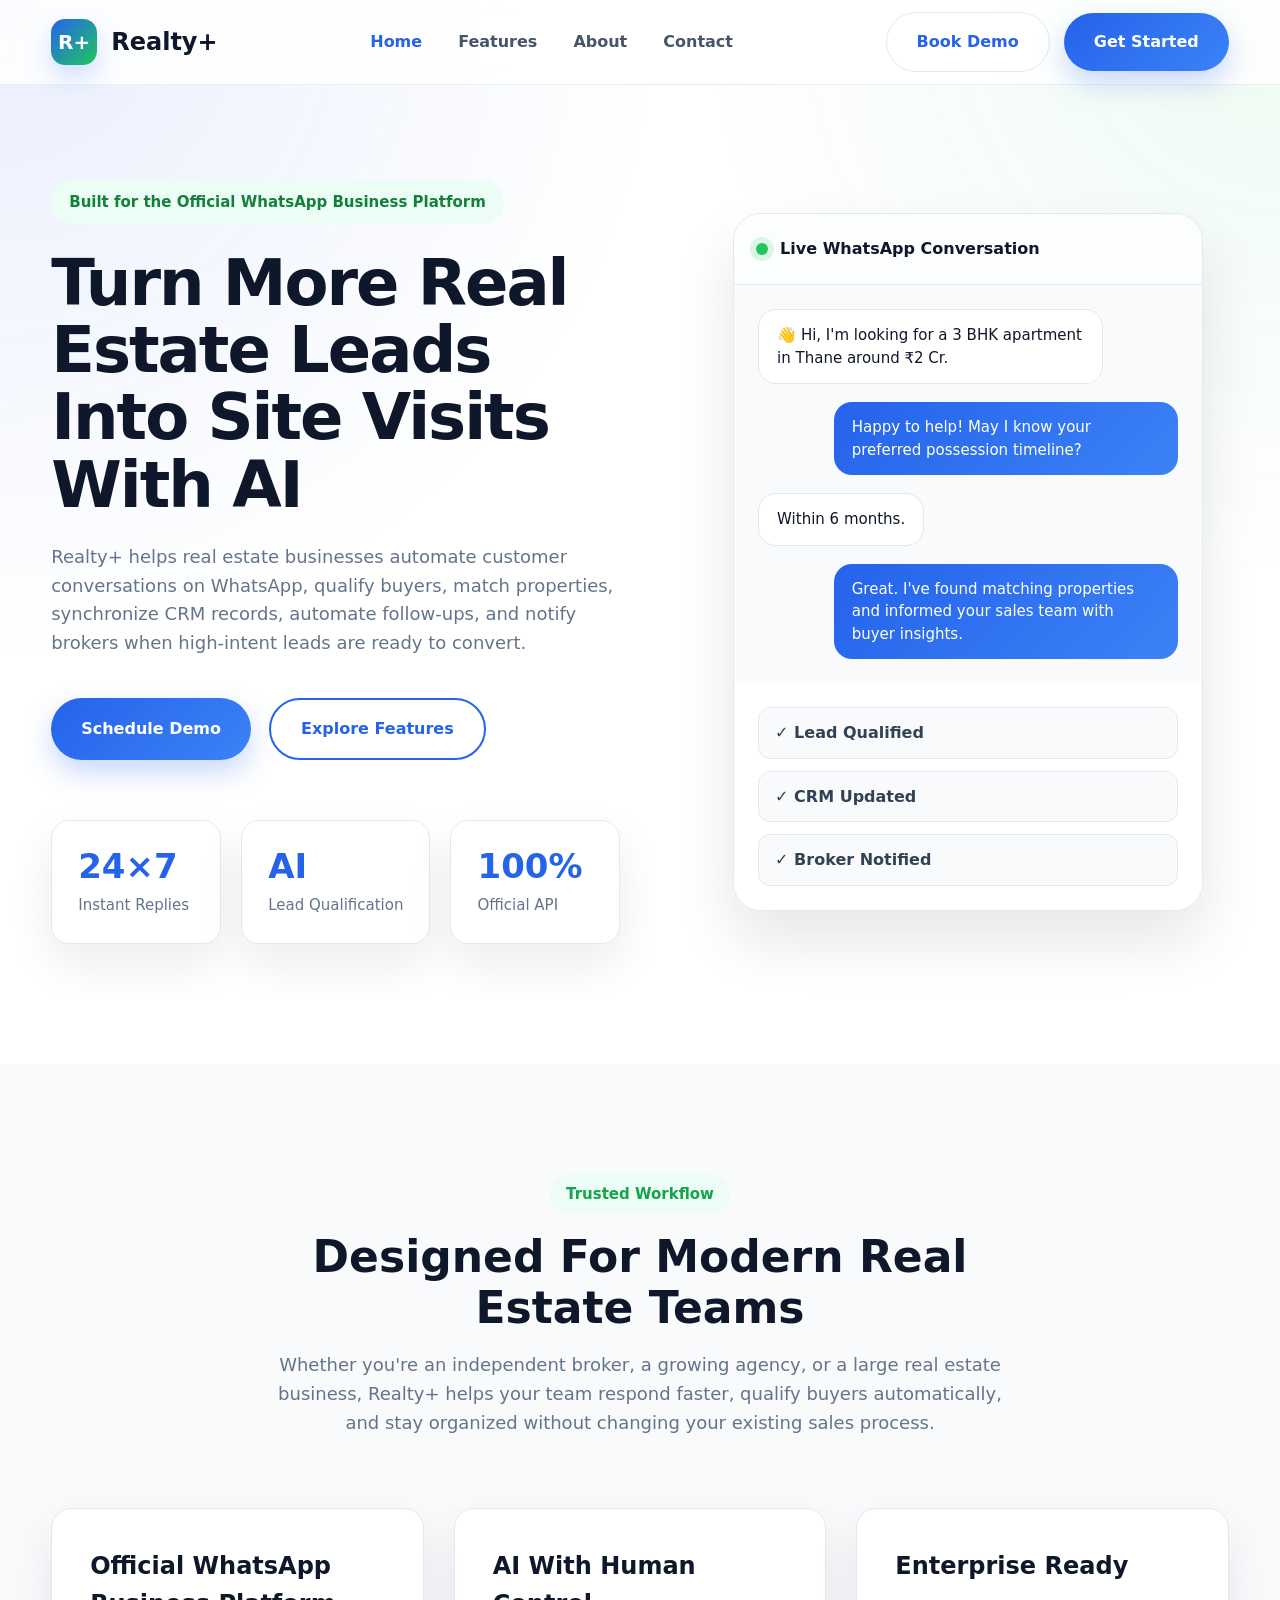
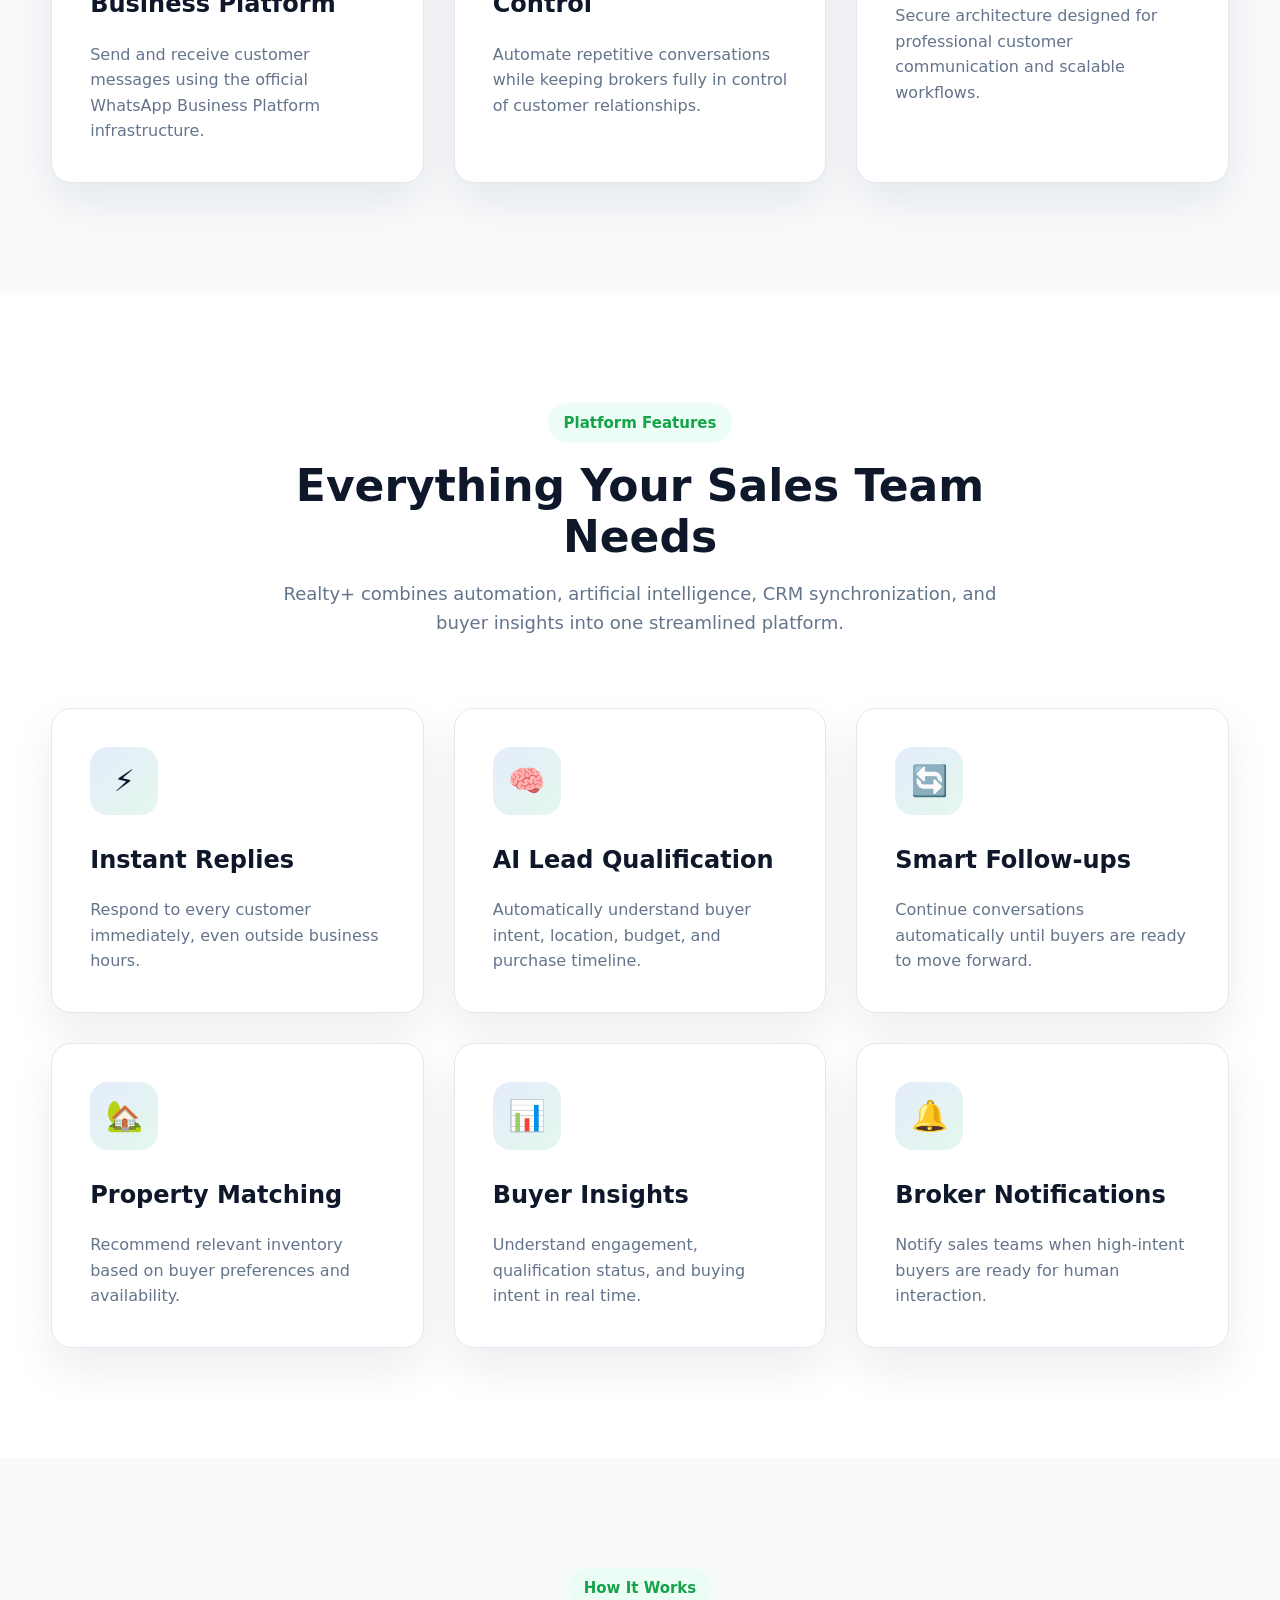
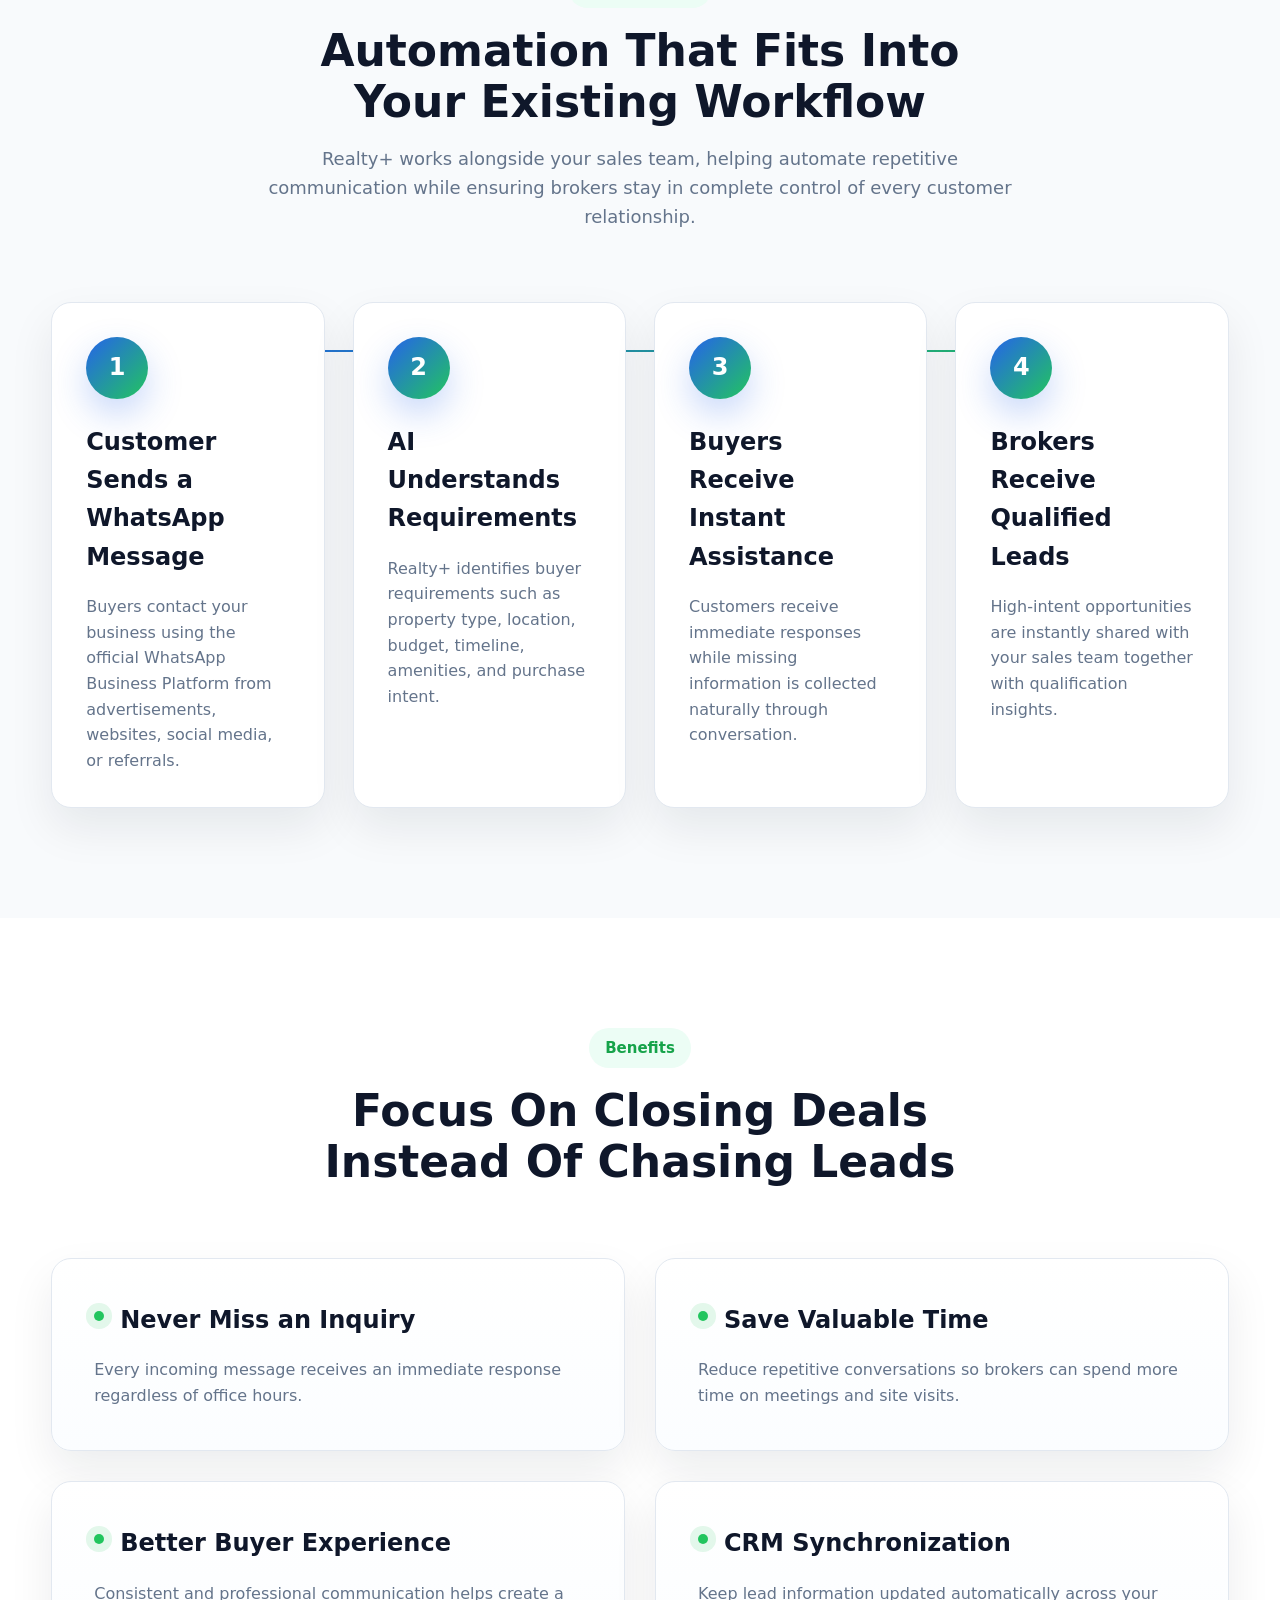
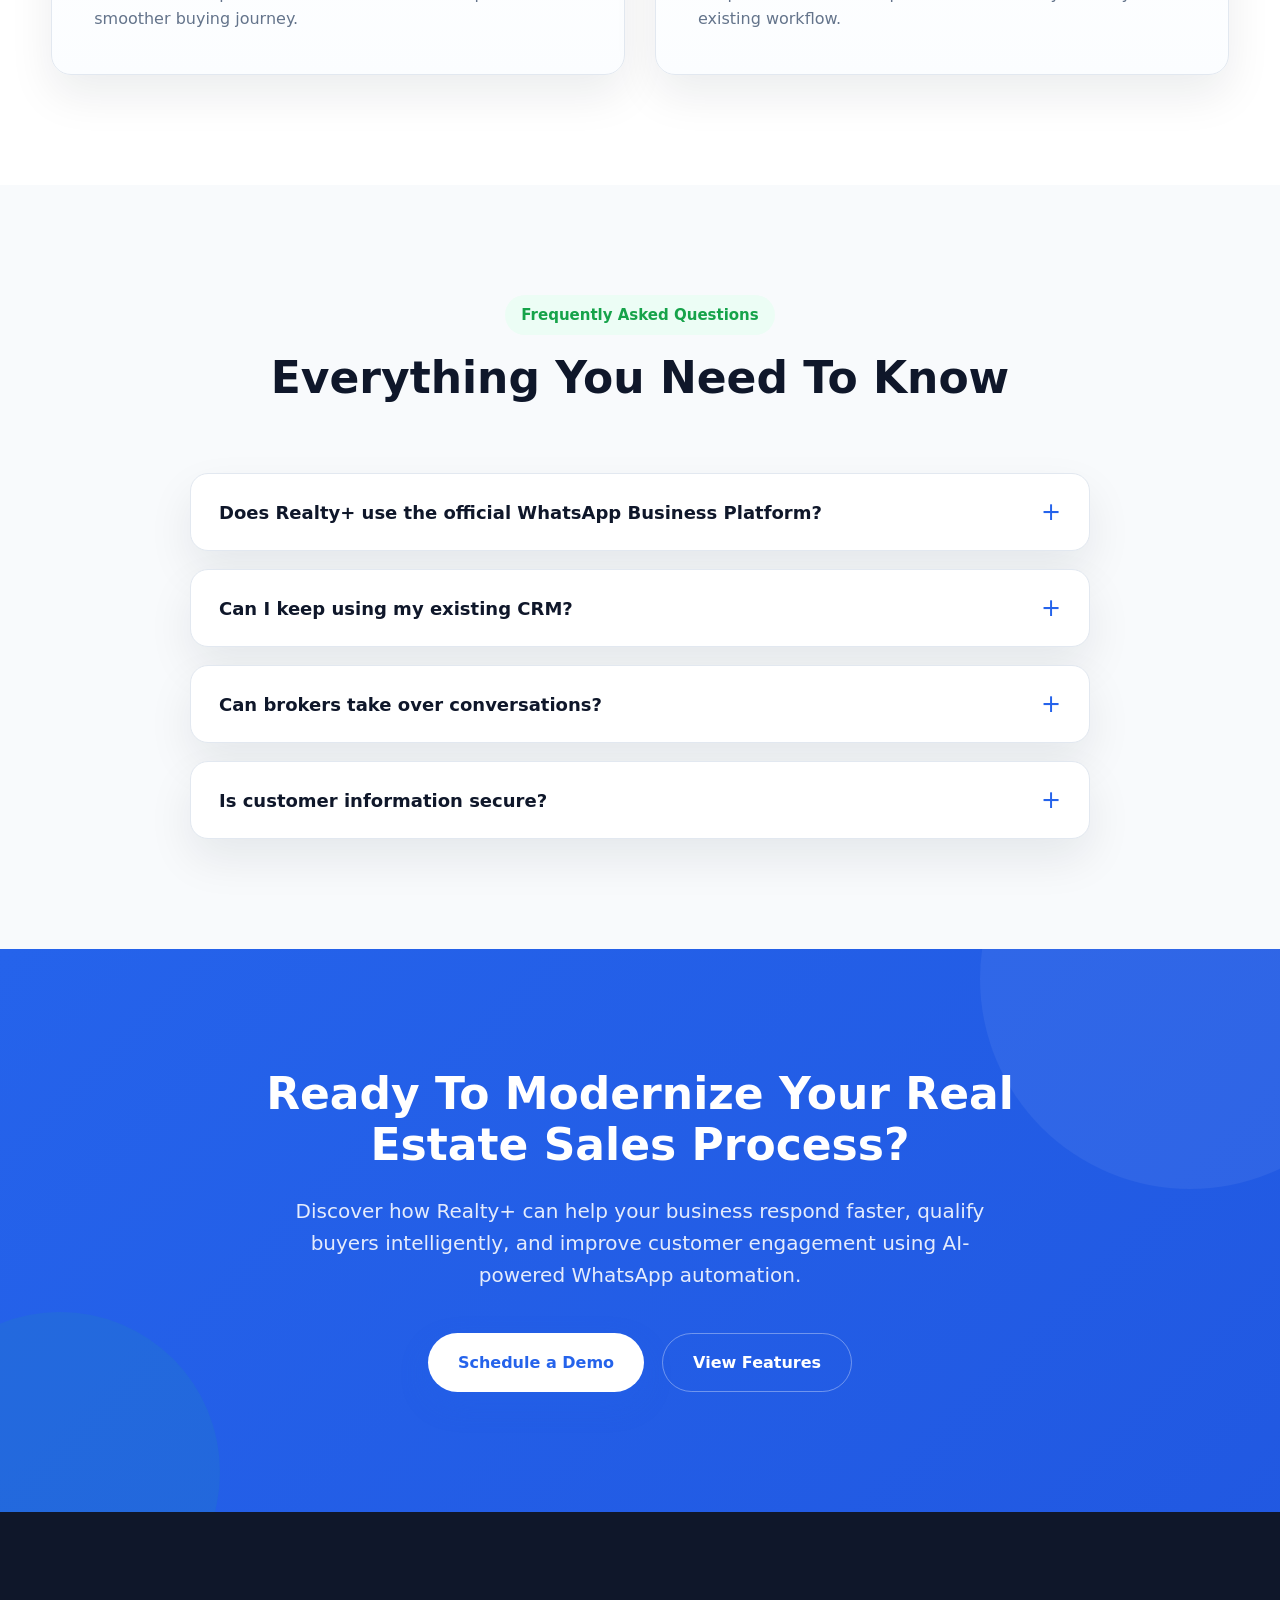
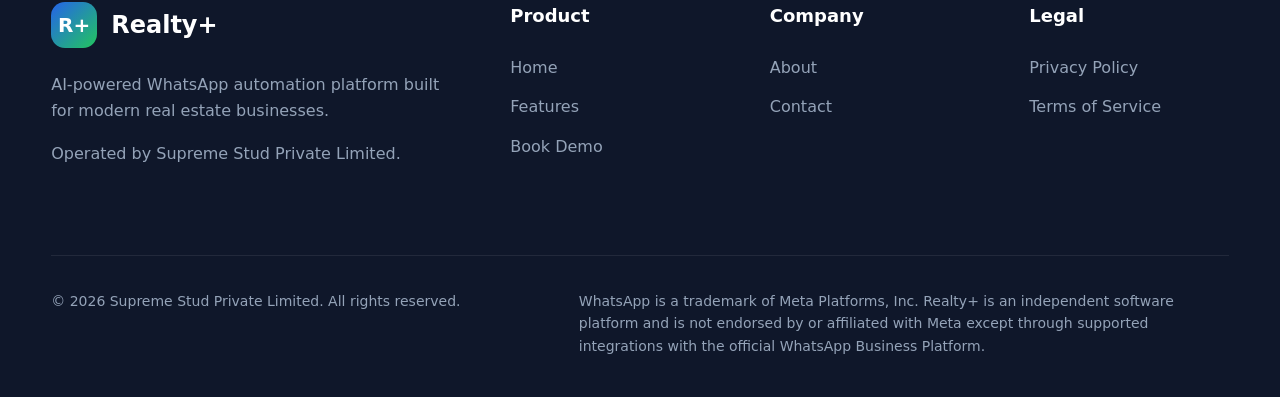
<file: index.html>
<!DOCTYPE html>
<html lang="en">

<head>

    <meta charset="UTF-8">
    <meta http-equiv="X-UA-Compatible" content="IE=edge">
    <meta name="viewport" content="width=device-width, initial-scale=1.0">

    <title>Realty+ | AI WhatsApp Automation for Real Estate Businesses</title>

    <meta name="description"
        content="Realty+ helps real estate businesses automate WhatsApp conversations using the official WhatsApp Business Platform. Instantly qualify leads, automate follow-ups, synchronize CRM, and convert more buyers.">

    <meta name="keywords"
        content="Real Estate AI, WhatsApp Automation, WhatsApp Business Platform, Broker CRM, Lead Qualification, Property Automation">

    <meta name="author" content="Supreme Stud Private Limited">

    <meta property="og:type" content="website">
    <meta property="og:title" content="Realty+">
    <meta property="og:description"
        content="AI-powered WhatsApp automation platform for modern real estate businesses.">

    <meta property="og:image" content="assets/logo.svg">

    <meta property="og:url" content="https://realty-plus-ai.github.io/realty-plus/">

    <meta name="twitter:card" content="summary_large_image">

    <link rel="icon" href="assets/favicon.svg">

    <link rel="stylesheet" href="css/style.css">
    <link rel="stylesheet" href="css/responsive.css">
    <link rel="stylesheet" href="css/animations.css">

</head>

<body>

    <!-- ================= NAVBAR ================= -->

    <header class="header">

        <div class="container">

            <nav class="navbar">

                <a href="index.html" class="logo">

                    <div class="logo-box">
                        R+
                    </div>

                    <span>Realty+</span>

                </a>

                <ul class="nav-menu">

                    <li><a href="index.html" class="active">Home</a></li>
                    <li><a href="features.html">Features</a></li>
                    <li><a href="about.html">About</a></li>
                    <li><a href="contact.html">Contact</a></li>

                </ul>

                <div class="nav-actions">

                    <a href="contact.html" class="btn btn-secondary">
                        Book Demo
                    </a>

                    <a href="contact.html" class="btn btn-primary">
                        Get Started
                    </a>

                </div>

                <div class="hamburger">

                    <span></span>
                    <span></span>
                    <span></span>

                </div>

            </nav>

        </div>

    </header>

    <!-- ================= HERO ================= -->

    <section class="hero">

        <div class="container hero-grid">

            <div class="hero-left">

                <div class="badge">

                    Built for the Official WhatsApp Business Platform

                </div>

                <h1>

                    Turn More Real Estate Leads Into Site Visits With AI

                </h1>

                <p>

                    Realty+ helps real estate businesses automate customer conversations on WhatsApp, qualify buyers,
                    match properties, synchronize CRM records, automate follow-ups, and notify brokers when high-intent
                    leads are ready to convert.

                </p>

                <div class="hero-buttons">

                    <a href="contact.html" class="btn btn-primary">

                        Schedule Demo

                    </a>

                    <a href="features.html" class="btn btn-outline">

                        Explore Features

                    </a>

                </div>

                <div class="hero-stats">

                    <div class="stat-card">

                        <h2>24×7</h2>

                        <span>Instant Replies</span>

                    </div>

                    <div class="stat-card">

                        <h2>AI</h2>

                        <span>Lead Qualification</span>

                    </div>

                    <div class="stat-card">

                        <h2>100%</h2>

                        <span>Official API</span>

                    </div>

                </div>

            </div>

            <div class="hero-right">

                <div class="chat-card">

                    <div class="chat-header">

                        <div class="status-dot"></div>

                        Live WhatsApp Conversation

                    </div>

                    <div class="chat-body">

                        <div class="message received">

                            👋 Hi, I'm looking for a 3 BHK apartment in Thane around ₹2 Cr.

                        </div>

                        <div class="message sent">

                            Happy to help! May I know your preferred possession timeline?

                        </div>

                        <div class="message received">

                            Within 6 months.

                        </div>

                        <div class="message sent">

                            Great. I've found matching properties and informed your sales team with buyer insights.

                        </div>

                    </div>

                    <div class="workflow">

                        <div class="workflow-item">

                            ✓ Lead Qualified

                        </div>

                        <div class="workflow-item">

                            ✓ CRM Updated

                        </div>

                        <div class="workflow-item">

                            ✓ Broker Notified

                        </div>

                    </div>

                </div>

            </div>

        </div>

    </section>

    <!-- ================= TRUST ================= -->

    <section class="trust">

        <div class="container">

            <div class="section-title">

                <span>

                    Trusted Workflow

                </span>

                <h2>

                    Designed For Modern Real Estate Teams

                </h2>

                <p>

                    Whether you're an independent broker, a growing agency, or a large real estate business, Realty+
                    helps your team respond faster, qualify buyers automatically, and stay organized without changing
                    your existing sales process.

                </p>

            </div>

            <div class="trust-grid">

                <div class="trust-card">

                    <h3>

                        Official WhatsApp Business Platform

                    </h3>

                    <p>

                        Send and receive customer messages using the official WhatsApp Business Platform infrastructure.

                    </p>

                </div>

                <div class="trust-card">

                    <h3>

                        AI With Human Control

                    </h3>

                    <p>

                        Automate repetitive conversations while keeping brokers fully in control of customer
                        relationships.

                    </p>

                </div>

                <div class="trust-card">

                    <h3>

                        Enterprise Ready

                    </h3>

                    <p>

                        Secure architecture designed for professional customer communication and scalable workflows.

                    </p>

                </div>

            </div>

        </div>

    </section>

    <!-- ================= FEATURES ================= -->

    <section class="features-preview">

        <div class="container">

            <div class="section-title">

                <span>

                    Platform Features

                </span>

                <h2>

                    Everything Your Sales Team Needs

                </h2>

                <p>

                    Realty+ combines automation, artificial intelligence, CRM synchronization, and buyer insights into
                    one streamlined platform.

                </p>

            </div>

            <div class="feature-grid">

                <div class="feature-card">

                    <div class="feature-icon">

                        ⚡

                    </div>

                    <h3>

                        Instant Replies

                    </h3>

                    <p>

                        Respond to every customer immediately, even outside business hours.

                    </p>

                </div>

                <div class="feature-card">

                    <div class="feature-icon">

                        🧠

                    </div>

                    <h3>

                        AI Lead Qualification

                    </h3>

                    <p>

                        Automatically understand buyer intent, location, budget, and purchase timeline.

                    </p>

                </div>

                <div class="feature-card">

                    <div class="feature-icon">

                        🔄

                    </div>

                    <h3>

                        Smart Follow-ups

                    </h3>

                    <p>

                        Continue conversations automatically until buyers are ready to move forward.

                    </p>

                </div>

                <div class="feature-card">

                    <div class="feature-icon">

                        🏡

                    </div>

                    <h3>

                        Property Matching

                    </h3>

                    <p>

                        Recommend relevant inventory based on buyer preferences and availability.

                    </p>

                </div>

                <div class="feature-card">

                    <div class="feature-icon">

                        📊

                    </div>

                    <h3>

                        Buyer Insights

                    </h3>

                    <p>

                        Understand engagement, qualification status, and buying intent in real time.

                    </p>

                </div>

                <div class="feature-card">

                    <div class="feature-icon">

                        🔔

                    </div>

                    <h3>

                        Broker Notifications

                    </h3>

                    <p>

                        Notify sales teams when high-intent buyers are ready for human interaction.

                    </p>

                </div>

            </div>

        </div>

    </section>

    <!-- CONTINUE IN PART 2 -->
         <!-- ================= HOW IT WORKS ================= -->

    <section class="how-it-works">

        <div class="container">

            <div class="section-title">

                <span>How It Works</span>

                <h2>
                    Automation That Fits Into Your Existing Workflow
                </h2>

                <p>
                    Realty+ works alongside your sales team, helping automate repetitive communication while ensuring brokers stay in complete control of every customer relationship.
                </p>

            </div>

            <div class="timeline">

                <div class="timeline-card">

                    <div class="timeline-number">
                        1
                    </div>

                    <h3>
                        Customer Sends a WhatsApp Message
                    </h3>

                    <p>
                        Buyers contact your business using the official WhatsApp Business Platform from advertisements, websites, social media, or referrals.
                    </p>

                </div>

                <div class="timeline-card">

                    <div class="timeline-number">
                        2
                    </div>

                    <h3>
                        AI Understands Requirements
                    </h3>

                    <p>
                        Realty+ identifies buyer requirements such as property type, location, budget, timeline, amenities, and purchase intent.
                    </p>

                </div>

                <div class="timeline-card">

                    <div class="timeline-number">
                        3
                    </div>

                    <h3>
                        Buyers Receive Instant Assistance
                    </h3>

                    <p>
                        Customers receive immediate responses while missing information is collected naturally through conversation.
                    </p>

                </div>

                <div class="timeline-card">

                    <div class="timeline-number">
                        4
                    </div>

                    <h3>
                        Brokers Receive Qualified Leads
                    </h3>

                    <p>
                        High-intent opportunities are instantly shared with your sales team together with qualification insights.
                    </p>

                </div>

            </div>

        </div>

    </section>

    <!-- ================= BENEFITS ================= -->

    <section class="benefits">

        <div class="container">

            <div class="section-title">

                <span>Benefits</span>

                <h2>
                    Focus On Closing Deals Instead Of Chasing Leads
                </h2>

            </div>

            <div class="benefit-grid">

                <div class="benefit-card">

                    <h3>
                        Never Miss an Inquiry
                    </h3>

                    <p>
                        Every incoming message receives an immediate response regardless of office hours.
                    </p>

                </div>

                <div class="benefit-card">

                    <h3>
                        Save Valuable Time
                    </h3>

                    <p>
                        Reduce repetitive conversations so brokers can spend more time on meetings and site visits.
                    </p>

                </div>

                <div class="benefit-card">

                    <h3>
                        Better Buyer Experience
                    </h3>

                    <p>
                        Consistent and professional communication helps create a smoother buying journey.
                    </p>

                </div>

                <div class="benefit-card">

                    <h3>
                        CRM Synchronization
                    </h3>

                    <p>
                        Keep lead information updated automatically across your existing workflow.
                    </p>

                </div>

            </div>

        </div>

    </section>

    <!-- ================= FAQ ================= -->

    <section class="faq">

        <div class="container">

            <div class="section-title">

                <span>Frequently Asked Questions</span>

                <h2>
                    Everything You Need To Know
                </h2>

            </div>

            <div class="faq-container">

                <div class="faq-item">

                    <button class="faq-question">

                        Does Realty+ use the official WhatsApp Business Platform?

                    </button>

                    <div class="faq-answer">

                        <p>
                            Yes. Realty+ is designed to work with the official WhatsApp Business Platform for business messaging.
                        </p>

                    </div>

                </div>

                <div class="faq-item">

                    <button class="faq-question">

                        Can I keep using my existing CRM?

                    </button>

                    <div class="faq-answer">

                        <p>
                            Realty+ is designed to synchronize customer information with supported CRM workflows, reducing manual work.
                        </p>

                    </div>

                </div>

                <div class="faq-item">

                    <button class="faq-question">

                        Can brokers take over conversations?

                    </button>

                    <div class="faq-answer">

                        <p>
                            Absolutely. Brokers remain in complete control and can continue conversations whenever required.
                        </p>

                    </div>

                </div>

                <div class="faq-item">

                    <button class="faq-question">

                        Is customer information secure?

                    </button>

                    <div class="faq-answer">

                        <p>
                            Realty+ is designed with secure business communication practices and responsible handling of customer information.
                        </p>

                    </div>

                </div>

            </div>

        </div>

    </section>

    <!-- ================= CTA ================= -->

    <section class="cta">

        <div class="container">

            <div class="cta-box">

                <h2>

                    Ready To Modernize Your Real Estate Sales Process?

                </h2>

                <p>

                    Discover how Realty+ can help your business respond faster, qualify buyers intelligently, and improve customer engagement using AI-powered WhatsApp automation.

                </p>

                <div class="cta-buttons">

                    <a href="contact.html" class="btn btn-primary">

                        Schedule a Demo

                    </a>

                    <a href="features.html" class="btn btn-secondary">

                        View Features

                    </a>

                </div>

            </div>

        </div>

    </section>

    <!-- ================= FOOTER ================= -->

    <footer class="footer">

        <div class="container">

            <div class="footer-grid">

                <div>

                    <div class="footer-logo">

                        <div class="logo-box">

                            R+

                        </div>

                        <span>

                            Realty+

                        </span>

                    </div>

                    <p>

                        AI-powered WhatsApp automation platform built for modern real estate businesses.

                    </p>

                    <p>

                        Operated by Supreme Stud Private Limited.

                    </p>

                </div>

                <div>

                    <h4>

                        Product

                    </h4>

                    <a href="index.html">Home</a>
                    <a href="features.html">Features</a>
                    <a href="contact.html">Book Demo</a>

                </div>

                <div>

                    <h4>

                        Company

                    </h4>

                    <a href="about.html">About</a>
                    <a href="contact.html">Contact</a>

                </div>

                <div>

                    <h4>

                        Legal

                    </h4>

                    <a href="privacy.html">Privacy Policy</a>
                    <a href="terms.html">Terms of Service</a>

                </div>

            </div>

            <div class="footer-bottom">

                <p>

                    © 2026 Supreme Stud Private Limited. All rights reserved.

                </p>

                <p>

                    WhatsApp is a trademark of Meta Platforms, Inc. Realty+ is an independent software platform and is not endorsed by or affiliated with Meta except through supported integrations with the official WhatsApp Business Platform.

                </p>

            </div>

        </div>

    </footer>

    <script type="application/ld+json">
    {
      "@context":"https://schema.org",
      "@type":"SoftwareApplication",
      "name":"Realty+",
      "applicationCategory":"BusinessApplication",
      "operatingSystem":"Web",
      "creator":{
        "@type":"Organization",
        "name":"Supreme Stud Private Limited"
      },
      "description":"AI-powered WhatsApp automation platform for real estate businesses.",
      "offers":{
        "@type":"Offer",
        "price":"0",
        "priceCurrency":"INR"
      }
    }
    </script>

    <script src="js/main.js"></script>
    <script src="js/animations.js"></script>

</body>

</html>
</file>
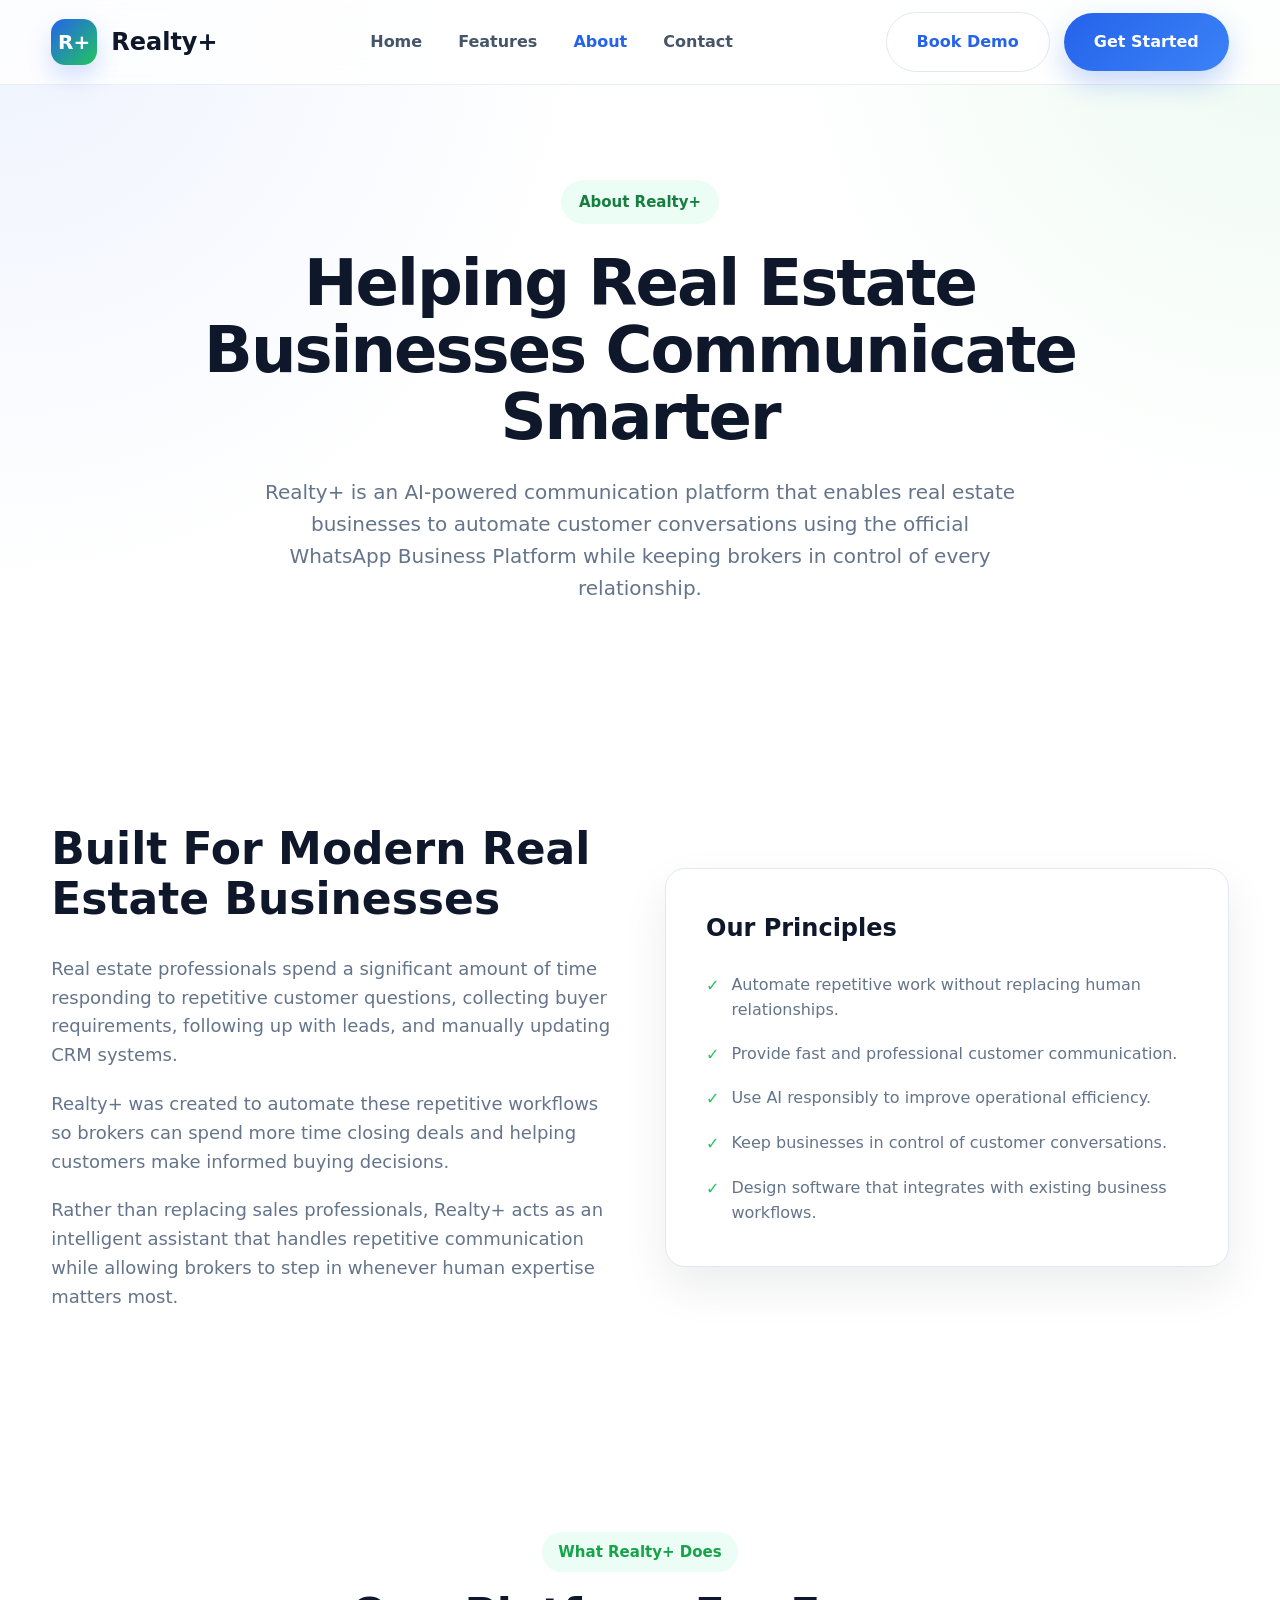
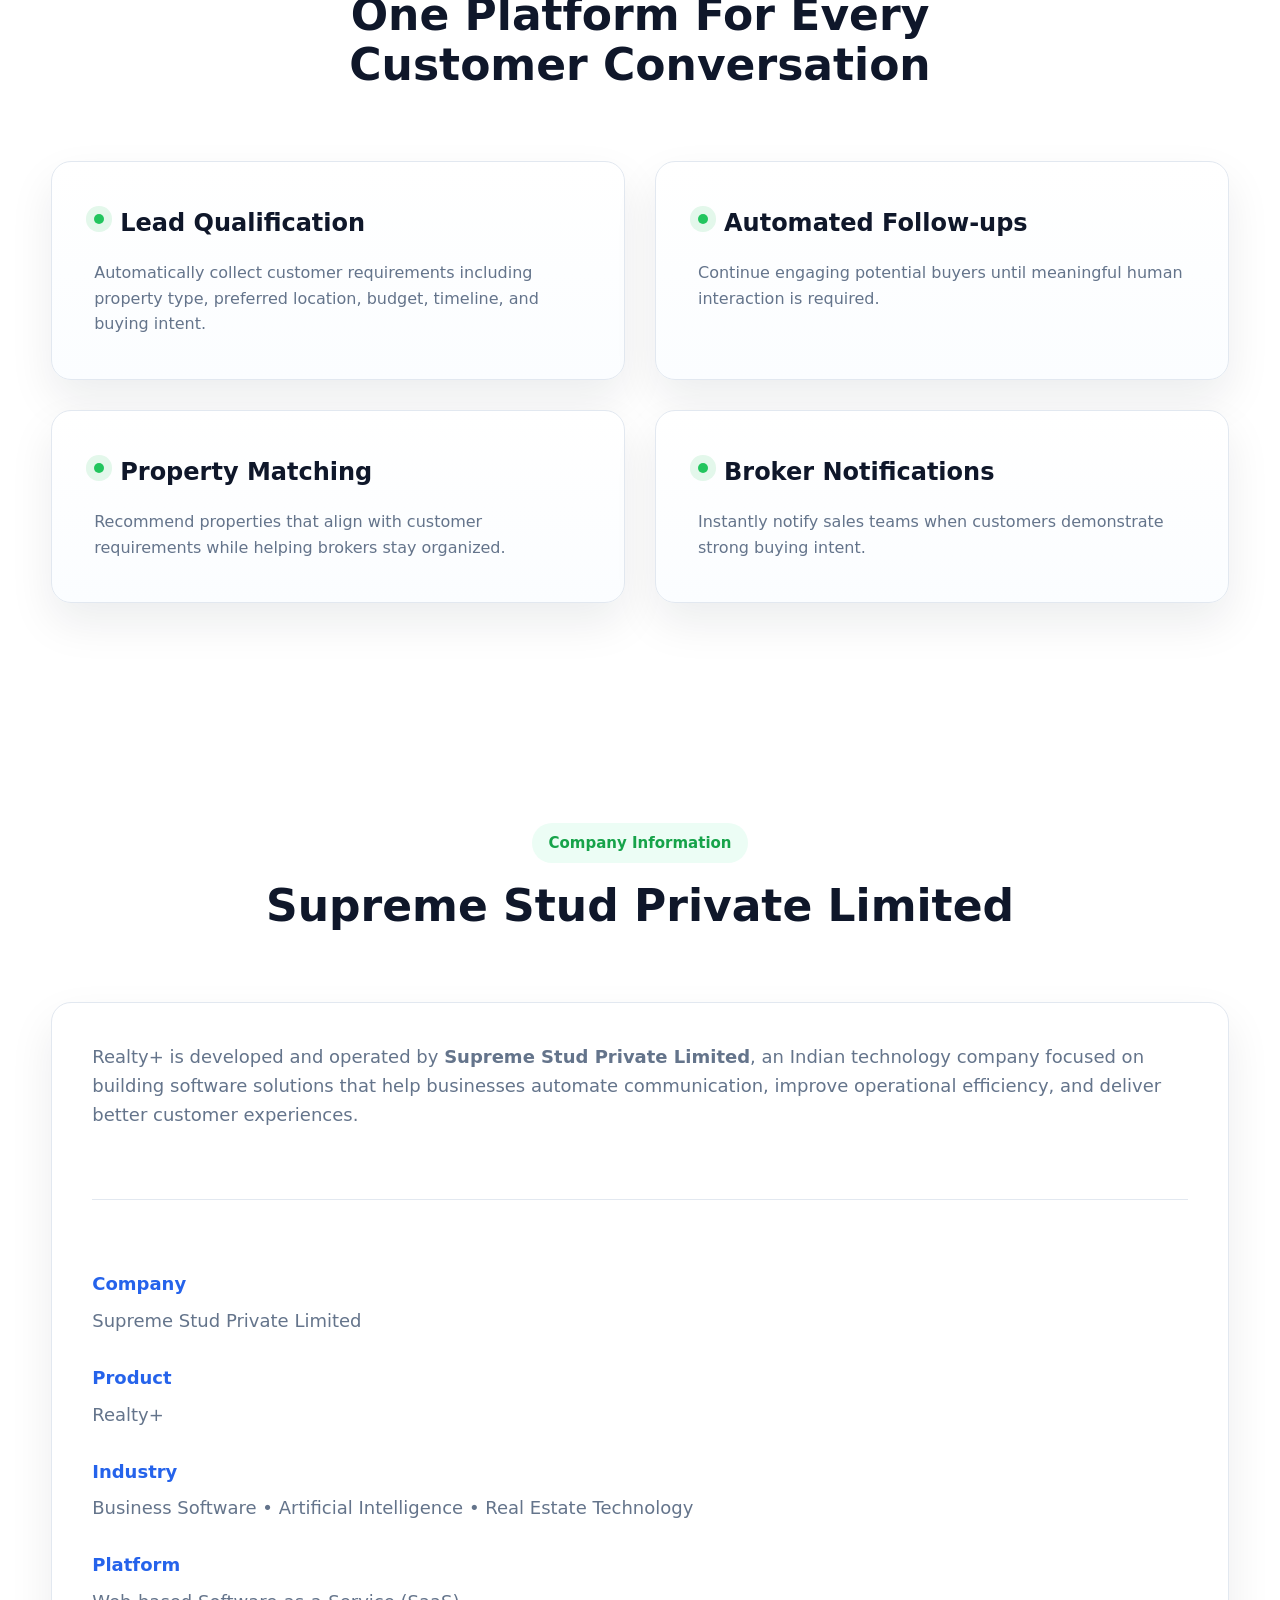
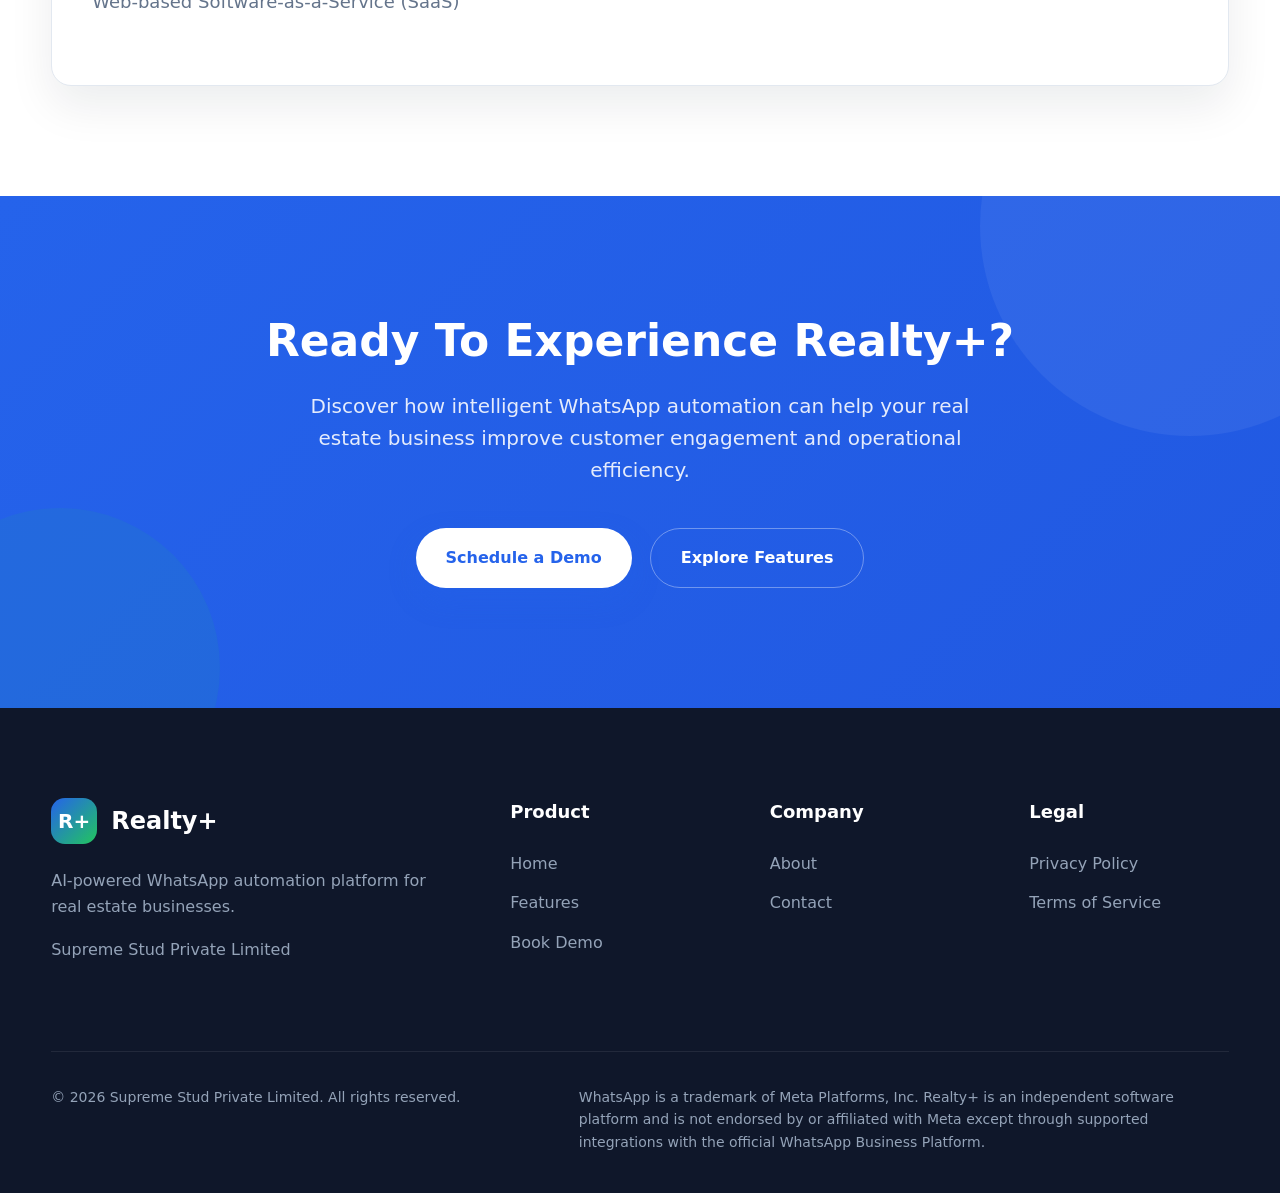
<file: about.html>
<!DOCTYPE html>
<html lang="en">

<head>

<meta charset="UTF-8">
<meta name="viewport" content="width=device-width, initial-scale=1.0">

<title>About | Realty+</title>

<meta name="description" content="Learn about Realty+, an AI-powered WhatsApp automation platform for real estate businesses, developed by Supreme Stud Private Limited.">

<link rel="icon" href="assets/favicon.svg">

<link rel="stylesheet" href="css/style.css">
<link rel="stylesheet" href="css/responsive.css">
<link rel="stylesheet" href="css/animations.css">

</head>

<body>

<header class="header">

<div class="container">

<nav class="navbar">

<a href="index.html" class="logo">

<div class="logo-box">R+</div>

<span>Realty+</span>

</a>

<ul class="nav-menu">

<li><a href="index.html">Home</a></li>
<li><a href="features.html">Features</a></li>
<li><a href="about.html" class="active">About</a></li>
<li><a href="contact.html">Contact</a></li>

</ul>

<div class="nav-actions">

<a href="contact.html" class="btn btn-secondary">
Book Demo
</a>

<a href="contact.html" class="btn btn-primary">
Get Started
</a>

</div>

<div class="hamburger">

<span></span>
<span></span>
<span></span>

</div>

</nav>

</div>

</header>

<section class="page-hero">

<div class="container">

<div class="badge">

About Realty+

</div>

<h1>

Helping Real Estate Businesses Communicate Smarter

</h1>

<p>

Realty+ is an AI-powered communication platform that enables real estate businesses to automate customer conversations using the official WhatsApp Business Platform while keeping brokers in control of every relationship.

</p>

</div>

</section>

<section>

<div class="container company-grid">

<div>

<h2>

Built For Modern Real Estate Businesses

</h2>

<p class="mt-30">

Real estate professionals spend a significant amount of time responding to repetitive customer questions, collecting buyer requirements, following up with leads, and manually updating CRM systems.

</p>

<p class="mt-20">

Realty+ was created to automate these repetitive workflows so brokers can spend more time closing deals and helping customers make informed buying decisions.

</p>

<p class="mt-20">

Rather than replacing sales professionals, Realty+ acts as an intelligent assistant that handles repetitive communication while allowing brokers to step in whenever human expertise matters most.

</p>

</div>

<div class="company-card">

<h3>

Our Principles

</h3>

<ul>

<li>Automate repetitive work without replacing human relationships.</li>

<li>Provide fast and professional customer communication.</li>

<li>Use AI responsibly to improve operational efficiency.</li>

<li>Keep businesses in control of customer conversations.</li>

<li>Design software that integrates with existing business workflows.</li>

</ul>

</div>

</div>

</section>

<section class="benefits">

<div class="container">

<div class="section-title">

<span>

What Realty+ Does

</span>

<h2>

One Platform For Every Customer Conversation

</h2>

</div>

<div class="benefit-grid">

<div class="benefit-card">

<h3>

Lead Qualification

</h3>

<p>

Automatically collect customer requirements including property type, preferred location, budget, timeline, and buying intent.

</p>

</div>

<div class="benefit-card">

<h3>

Automated Follow-ups

</h3>

<p>

Continue engaging potential buyers until meaningful human interaction is required.

</p>

</div>

<div class="benefit-card">

<h3>

Property Matching

</h3>

<p>

Recommend properties that align with customer requirements while helping brokers stay organized.

</p>

</div>

<div class="benefit-card">

<h3>

Broker Notifications

</h3>

<p>

Instantly notify sales teams when customers demonstrate strong buying intent.

</p>

</div>

</div>

</div>

</section>

<section>

<div class="container">

<div class="section-title">

<span>

Company Information

</span>

<h2>

Supreme Stud Private Limited

</h2>

</div>

<div class="company-card">

<p>

Realty+ is developed and operated by <strong>Supreme Stud Private Limited</strong>, an Indian technology company focused on building software solutions that help businesses automate communication, improve operational efficiency, and deliver better customer experiences.

</p>

<div class="divider"></div>

<div class="contact-item">

<h4>

Company

</h4>

<p>

Supreme Stud Private Limited

</p>

</div>

<div class="contact-item">

<h4>

Product

</h4>

<p>

Realty+

</p>

</div>

<div class="contact-item">

<h4>

Industry

</h4>

<p>

Business Software • Artificial Intelligence • Real Estate Technology

</p>

</div>

<div class="contact-item">

<h4>

Platform

</h4>

<p>

Web-based Software-as-a-Service (SaaS)

</p>

</div>

</div>

</div>

</section>

<section class="cta">

<div class="container">

<div class="cta-box">

<h2>

Ready To Experience Realty+?

</h2>

<p>

Discover how intelligent WhatsApp automation can help your real estate business improve customer engagement and operational efficiency.

</p>

<div class="cta-buttons">

<a href="contact.html" class="btn btn-primary">

Schedule a Demo

</a>

<a href="features.html" class="btn btn-secondary">

Explore Features

</a>

</div>

</div>

</div>

</section>

<footer class="footer">

<div class="container">

<div class="footer-grid">

<div>

<div class="footer-logo">

<div class="logo-box">

R+

</div>

<span>

Realty+

</span>

</div>

<p>

AI-powered WhatsApp automation platform for real estate businesses.

</p>

<p>

Supreme Stud Private Limited

</p>

</div>

<div>

<h4>

Product

</h4>

<a href="index.html">Home</a>
<a href="features.html">Features</a>
<a href="contact.html">Book Demo</a>

</div>

<div>

<h4>

Company</h4>

<a href="about.html">About</a>
<a href="contact.html">Contact</a>

</div>

<div>

<h4>

Legal</h4>

<a href="privacy.html">Privacy Policy</a>
<a href="terms.html">Terms of Service</a>

</div>

</div>

<div class="footer-bottom">

<p>

© 2026 Supreme Stud Private Limited. All rights reserved.

</p>

<p>

WhatsApp is a trademark of Meta Platforms, Inc. Realty+ is an independent software platform and is not endorsed by or affiliated with Meta except through supported integrations with the official WhatsApp Business Platform.

</p>

</div>

</div>

</footer>

<script src="js/main.js"></script>
<script src="js/animations.js"></script>

</body>

</html>
</file>
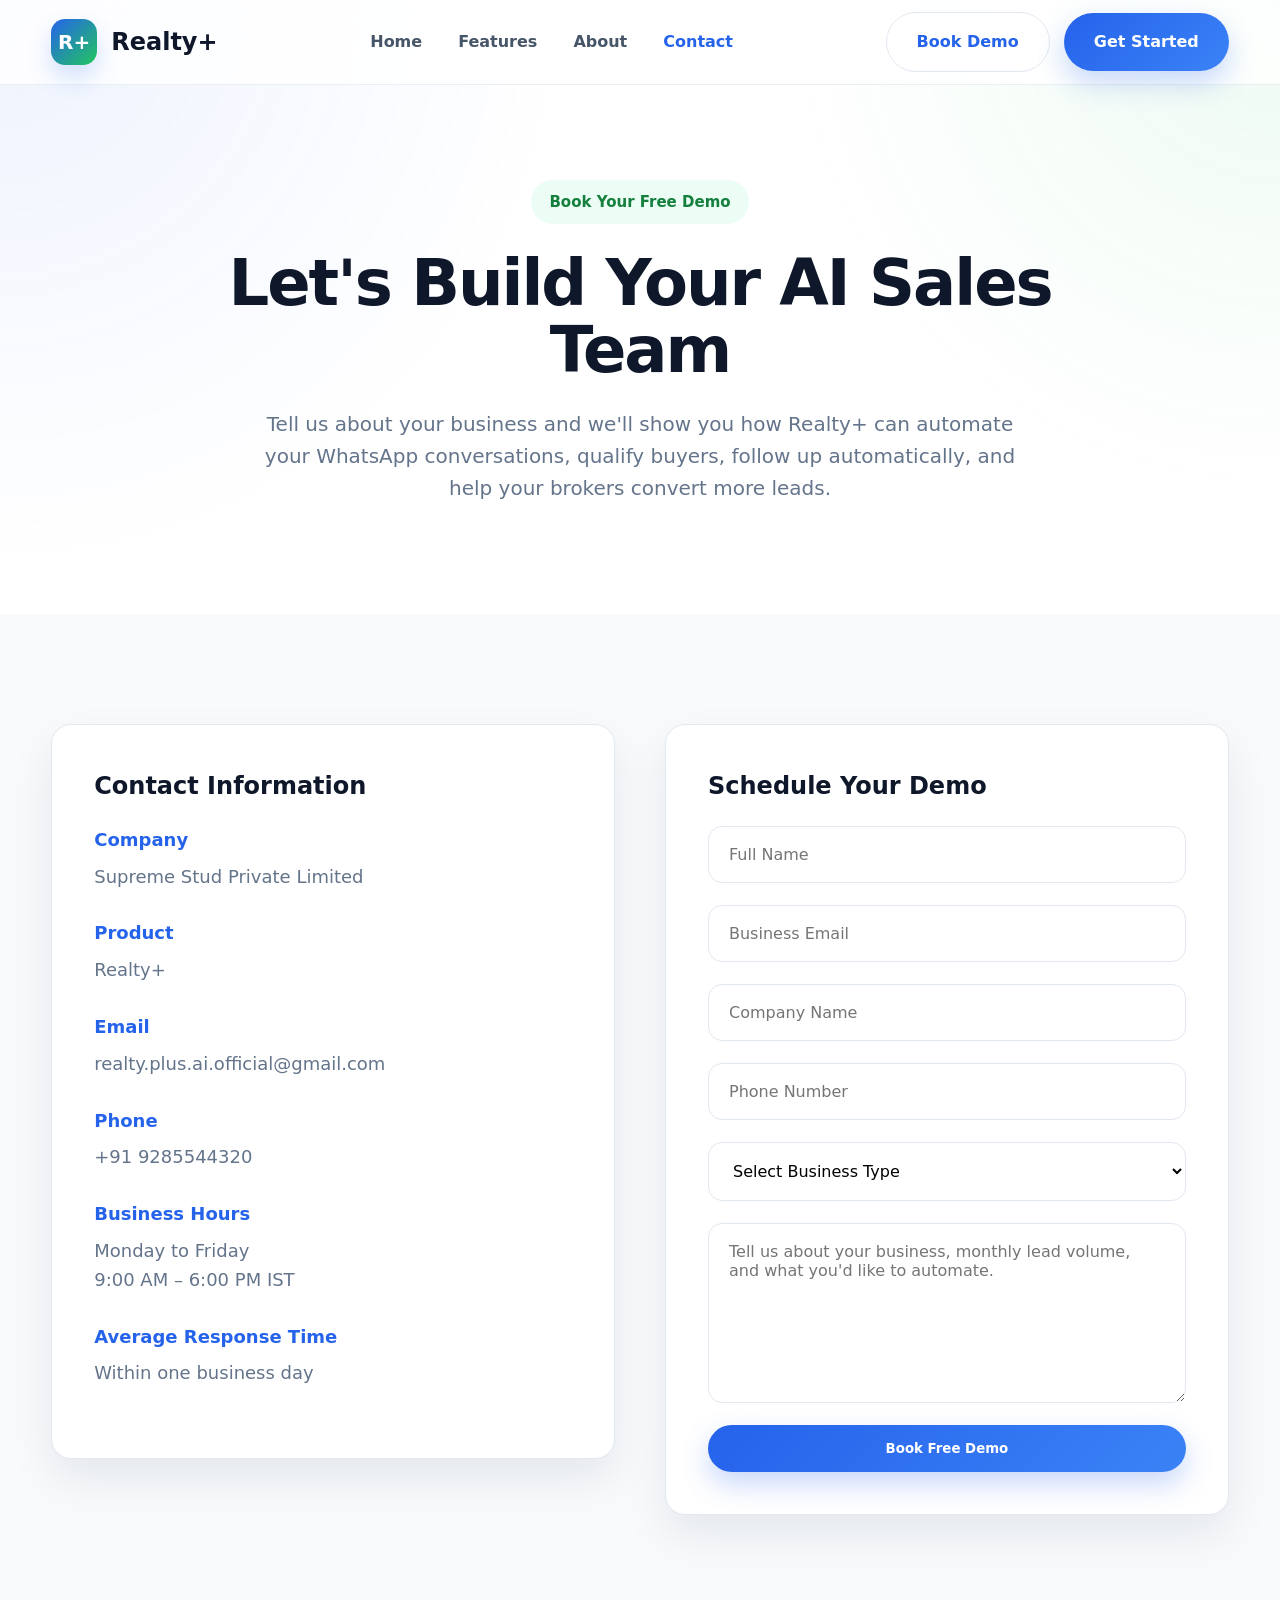
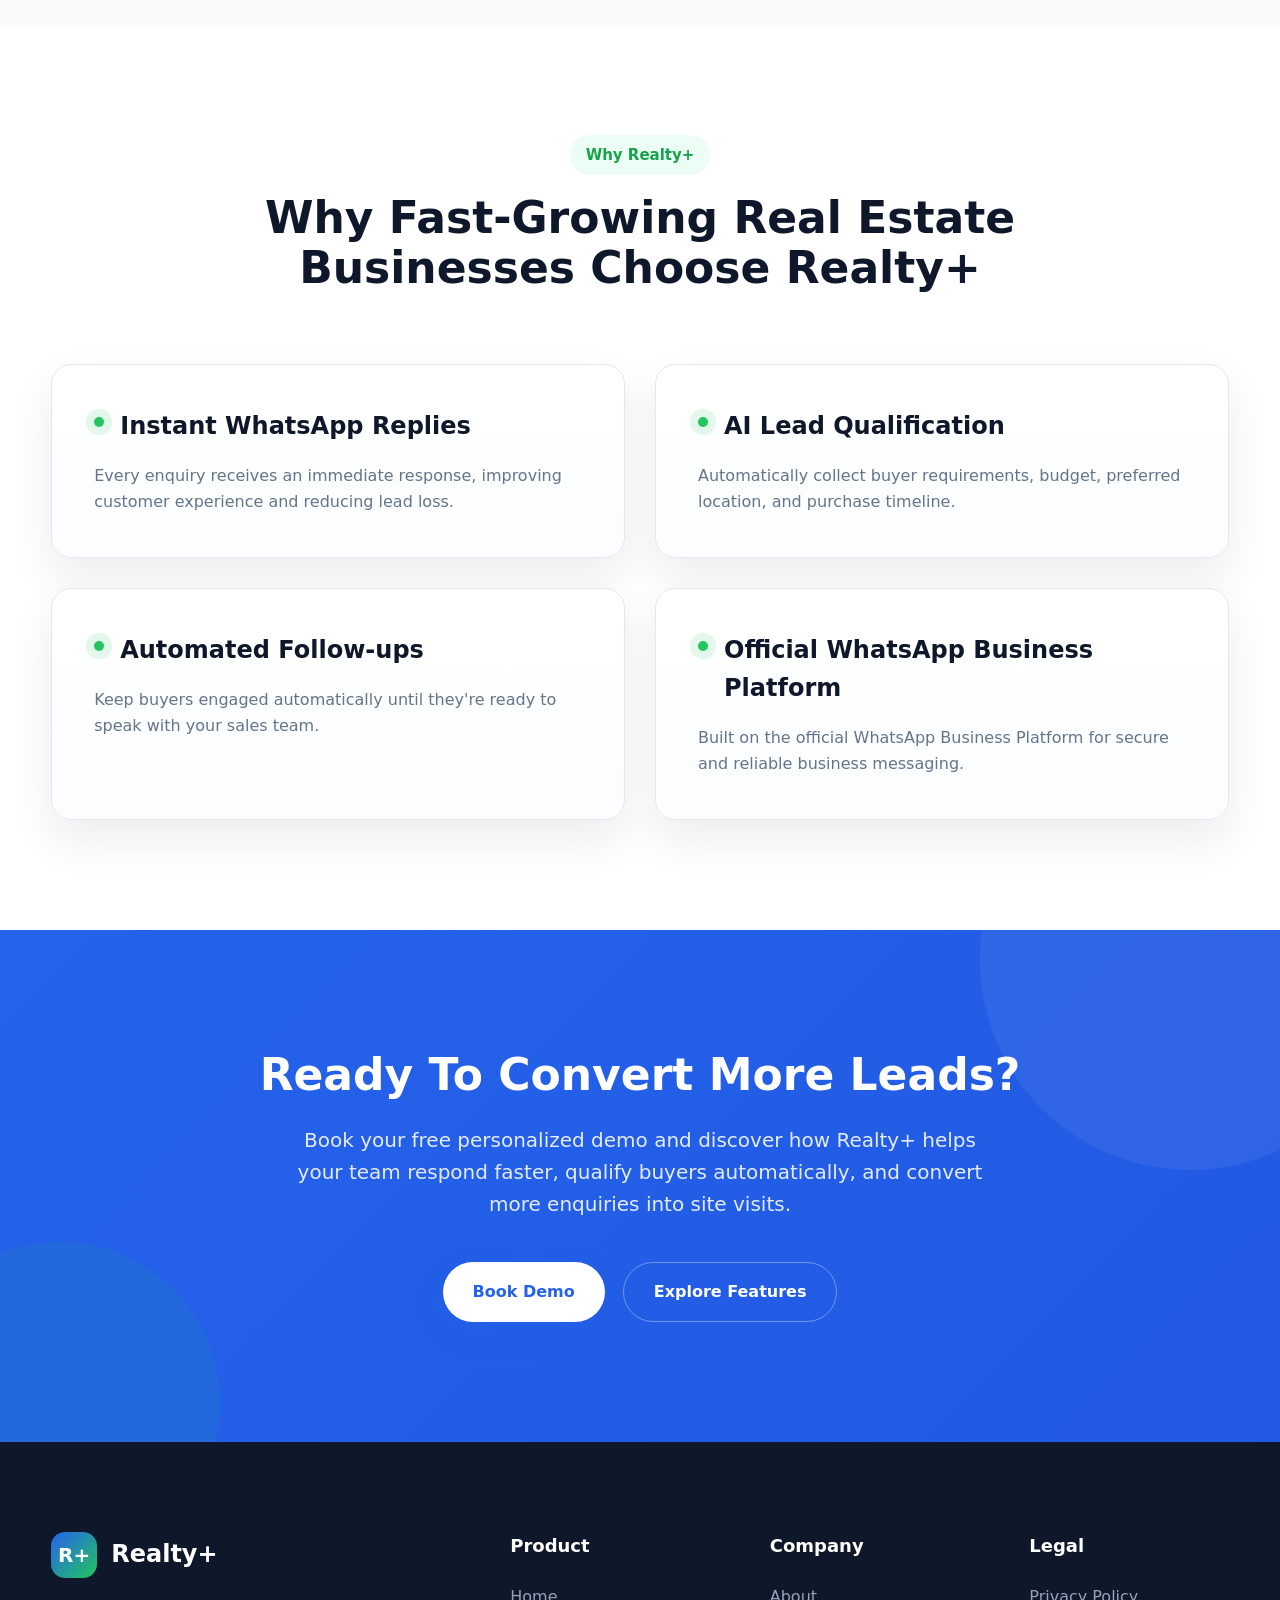
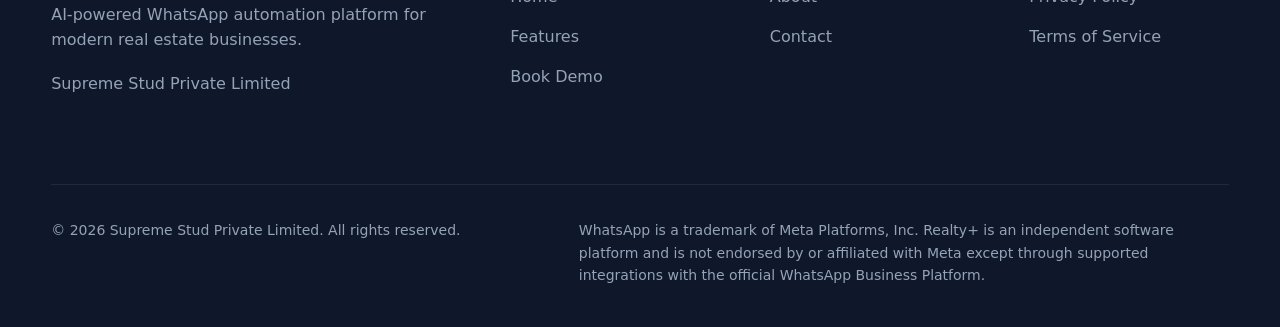
<file: contact.html>
<!DOCTYPE html>
<html lang="en">

<head>

<meta charset="UTF-8">

<meta name="viewport" content="width=device-width, initial-scale=1.0">

<meta name="description" content="Book a free demo of Realty+, the AI-powered WhatsApp automation platform for real estate businesses.">

<meta name="robots" content="index,follow">

<title>Contact | Realty+</title>

<link rel="icon" href="assets/favicon.svg">

<link rel="stylesheet" href="css/style.css">
<link rel="stylesheet" href="css/responsive.css">
<link rel="stylesheet" href="css/animations.css">

</head>

<body>

<header class="header">

<div class="container">

<nav class="navbar">

<a href="index.html" class="logo">

<div class="logo-box">

R+

</div>

<span>

Realty+

</span>

</a>

<ul class="nav-menu">

<li><a href="index.html">Home</a></li>
<li><a href="features.html">Features</a></li>
<li><a href="about.html">About</a></li>
<li><a href="contact.html" class="active">Contact</a></li>

</ul>

<div class="nav-actions">

<a href="contact.html" class="btn btn-secondary">

Book Demo

</a>

<a href="contact.html" class="btn btn-primary">

Get Started

</a>

</div>

<div class="hamburger">

<span></span>
<span></span>
<span></span>

</div>

</nav>

</div>

</header>

<section class="page-hero">

<div class="container">

<div class="badge">

Book Your Free Demo

</div>

<h1>

Let's Build Your AI Sales Team

</h1>

<p>

Tell us about your business and we'll show you how Realty+ can automate your WhatsApp conversations, qualify buyers, follow up automatically, and help your brokers convert more leads.

</p>

</div>

</section>

<section class="contact-section">

<div class="container contact-grid">

<div class="contact-card">

<h3>

Contact Information

</h3>

<div class="contact-item">

<h4>

Company

</h4>

<p>

Supreme Stud Private Limited

</p>

</div>

<div class="contact-item">

<h4>

Product

</h4>

<p>

Realty+

</p>

</div>

<div class="contact-item">

<h4>

Email

</h4>

<p>

realty.plus.ai.official@gmail.com

</p>

</div>
<div class="contact-item">

<h4>

Phone

</h4>

<p>

+91 9285544320

</p>

</div>
<div class="contact-item">

<h4>

Business Hours

</h4>

<p>

Monday to Friday

<br>

9:00 AM – 6:00 PM IST

</p>

</div>

<div class="contact-item">

<h4>

Average Response Time

</h4>

<p>

Within one business day

</p>

</div>

</div>

<div class="contact-card">

<h3>

Schedule Your Demo

</h3>

<form

class="contact-form"

action="https://api.web3forms.com/submit"

method="POST">

<input
type="hidden"
name="access_key"
value="0cf2d8e3-78c8-4c26-8156-9fea0d37fa40">

<input
type="hidden"
name="subject"
value="New Demo Request | Realty+">

<input
type="hidden"
name="from_name"
value="Realty+ Website">

<input
type="hidden"
name="redirect"
value="https://realty-plus-ai.github.io/realty-plus/thankyou.html">

<input
type="checkbox"
name="botcheck"
style="display:none;">

<input

type="text"

name="name"

placeholder="Full Name"

autocomplete="name"

required>

<input

type="email"

name="email"

placeholder="Business Email"

autocomplete="email"

required>

<input

type="text"

name="company"

placeholder="Company Name"

required>

<input

type="tel"

name="phone"

placeholder="Phone Number"

autocomplete="tel">

<select

name="business_type"

required>

<option value="">

Select Business Type

</option>

<option>

Independent Broker

</option>

<option>

Real Estate Agency

</option>

<option>

Developer

</option>

<option>

Channel Partner

</option>

<option>

Property Consultant

</option>

<option>

Other

</option>

</select>

<textarea

name="requirements"

rows="6"

placeholder="Tell us about your business, monthly lead volume, and what you'd like to automate."

required></textarea>

<button

type="submit"

class="btn btn-primary">

Book Free Demo

</button>

</form>

</div>

</div>

</section>

<section>

<div class="container">

<div class="section-title">

<span>

Why Realty+

</span>

<h2>

Why Fast-Growing Real Estate Businesses Choose Realty+

</h2>

</div>

<div class="benefit-grid">

<div class="benefit-card">

<h3>

Instant WhatsApp Replies

</h3>

<p>

Every enquiry receives an immediate response, improving customer experience and reducing lead loss.

</p>

</div>

<div class="benefit-card">

<h3>

AI Lead Qualification

</h3>

<p>

Automatically collect buyer requirements, budget, preferred location, and purchase timeline.

</p>

</div>
<div class="benefit-card">

<h3>

Automated Follow-ups

</h3>

<p>

Keep buyers engaged automatically until they're ready to speak with your sales team.

</p>

</div>

<div class="benefit-card">

<h3>

Official WhatsApp Business Platform

</h3>

<p>

Built on the official WhatsApp Business Platform for secure and reliable business messaging.

</p>

</div>

</div>

</div>

</section>

<section class="cta">

<div class="container">

<div class="cta-box">

<h2>

Ready To Convert More Leads?

</h2>

<p>

Book your free personalized demo and discover how Realty+ helps your team respond faster, qualify buyers automatically, and convert more enquiries into site visits.

</p>

<div class="cta-buttons">

<a
href="#"
class="btn btn-primary"
onclick="window.scrollTo({top:0,behavior:'smooth'}); return false;">

Book Demo

</a>

<a
href="features.html"
class="btn btn-secondary">

Explore Features

</a>

</div>

</div>

</div>

</section>

<footer class="footer">

<div class="container">

<div class="footer-grid">

<div>

<div class="footer-logo">

<div class="logo-box">

R+

</div>

<span>

Realty+

</span>

</div>

<p>

AI-powered WhatsApp automation platform for modern real estate businesses.

</p>

<p>

Supreme Stud Private Limited

</p>

</div>

<div>

<h4>

Product

</h4>

<a href="index.html">

Home

</a>

<a href="features.html">

Features

</a>

<a href="contact.html">

Book Demo

</a>

</div>

<div>

<h4>

Company

</h4>

<a href="about.html">

About

</a>

<a href="contact.html">

Contact

</a>

</div>

<div>

<h4>

Legal

</h4>

<a href="privacy.html">

Privacy Policy

</a>

<a href="terms.html">

Terms of Service

</a>

</div>

</div>

<div class="footer-bottom">

<p>

© 2026 Supreme Stud Private Limited. All rights reserved.

</p>

<p>

WhatsApp is a trademark of Meta Platforms, Inc. Realty+ is an independent software platform and is not endorsed by or affiliated with Meta except through supported integrations with the official WhatsApp Business Platform.

</p>

</div>

</div>

</footer>

<script src="js/main.js"></script>

<script src="js/animations.js"></script>

</body>

</html>
</file>
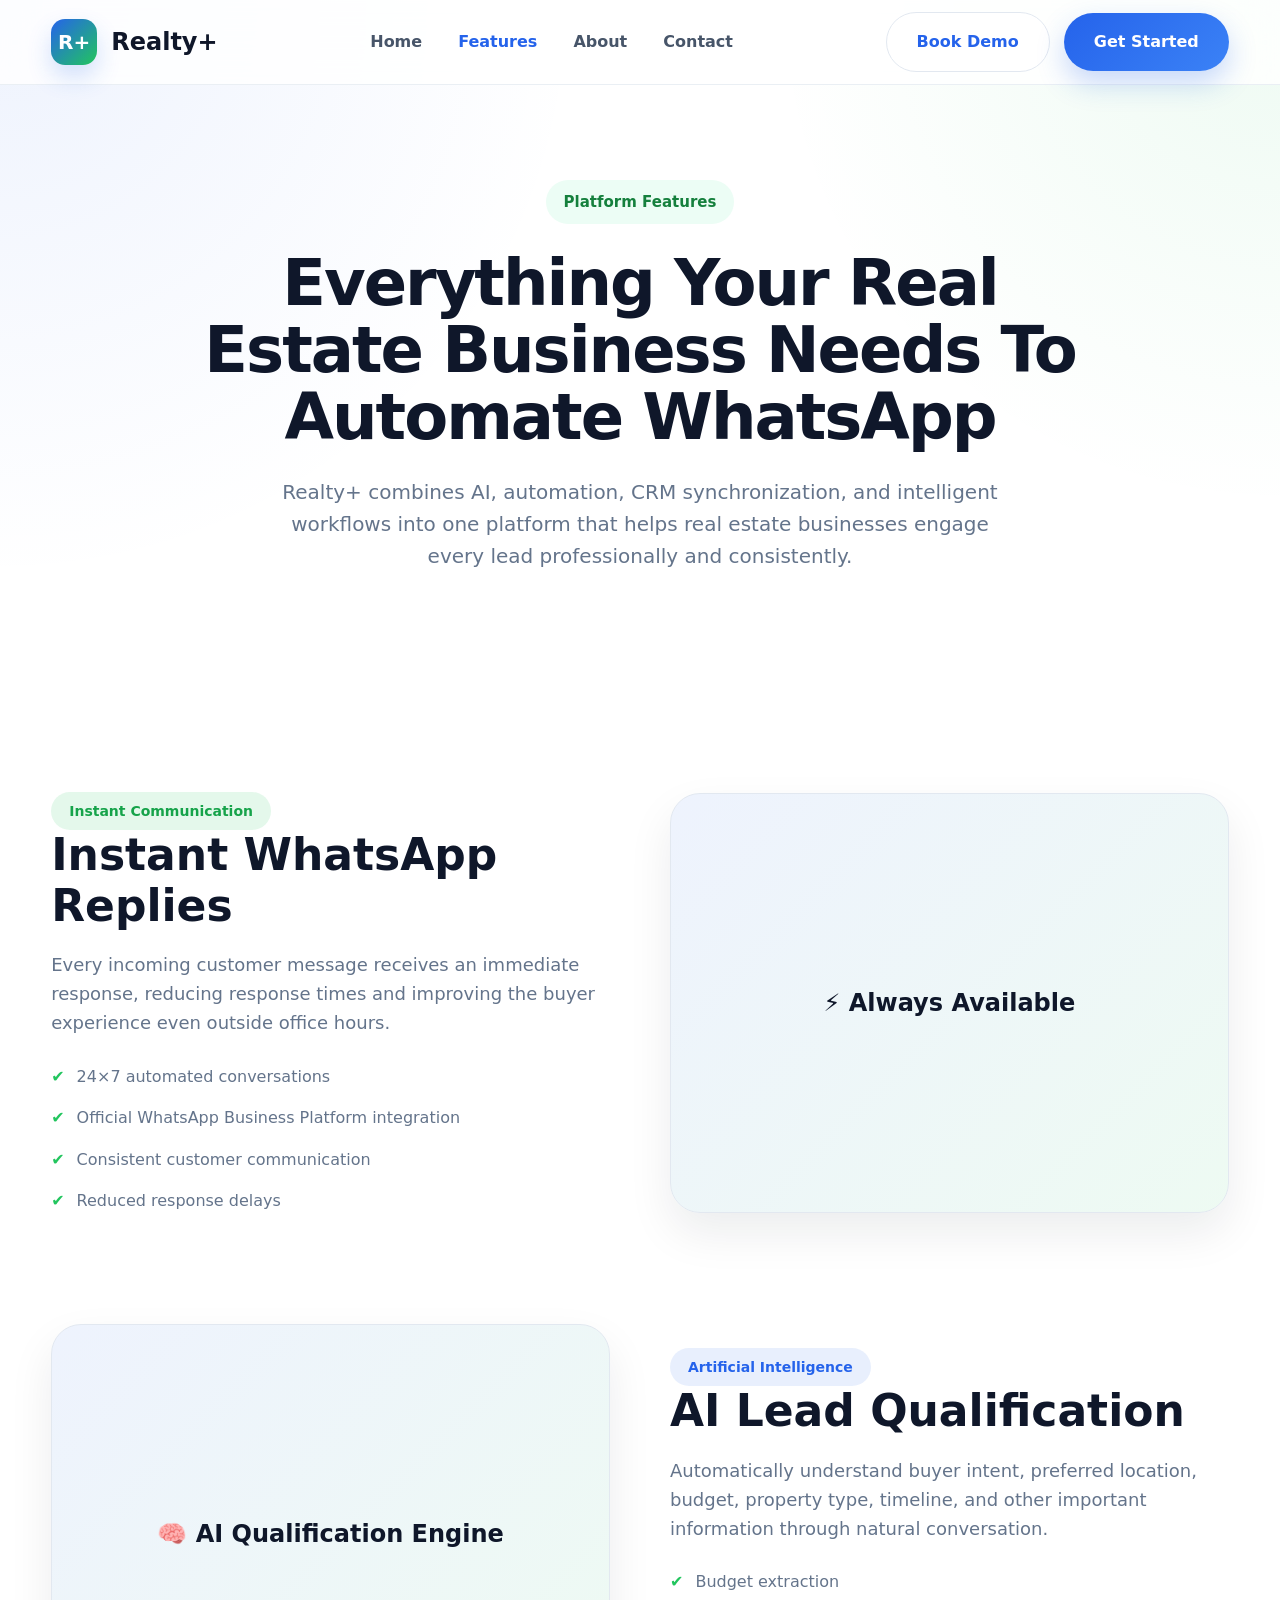
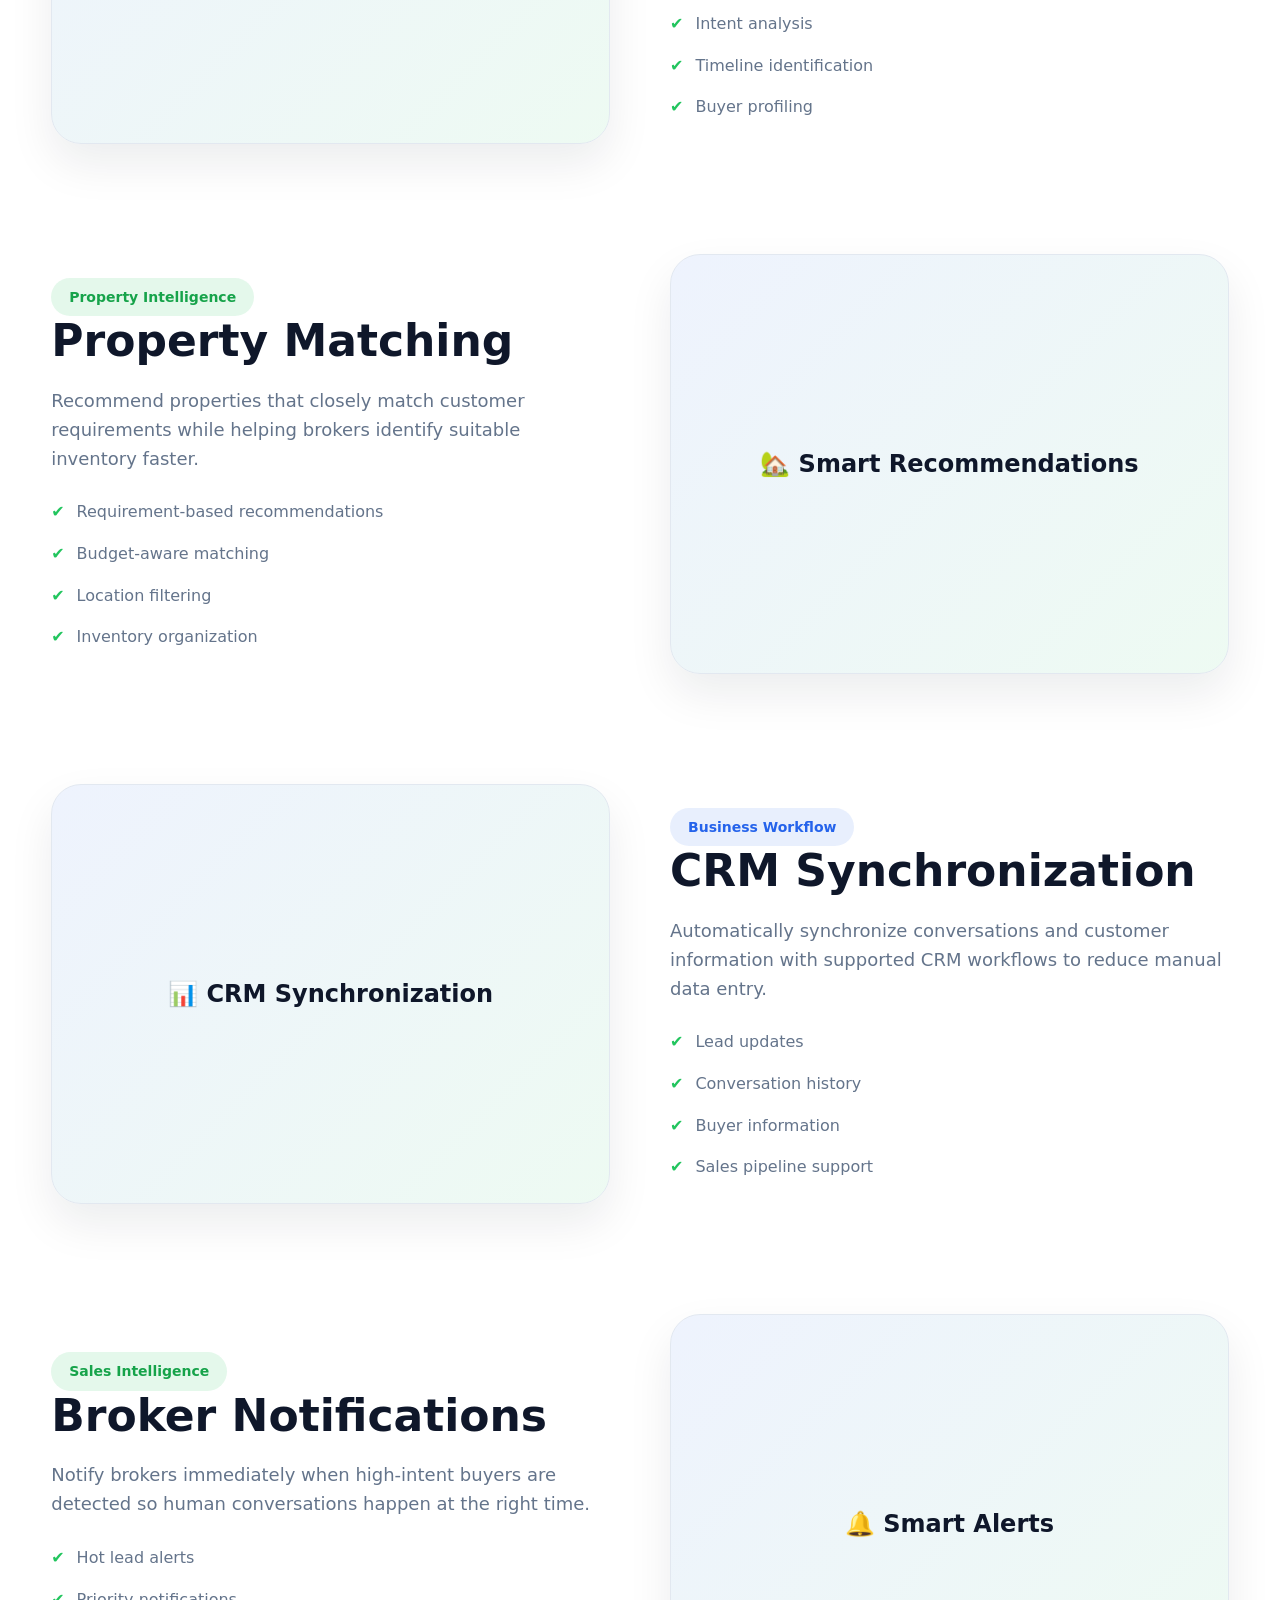
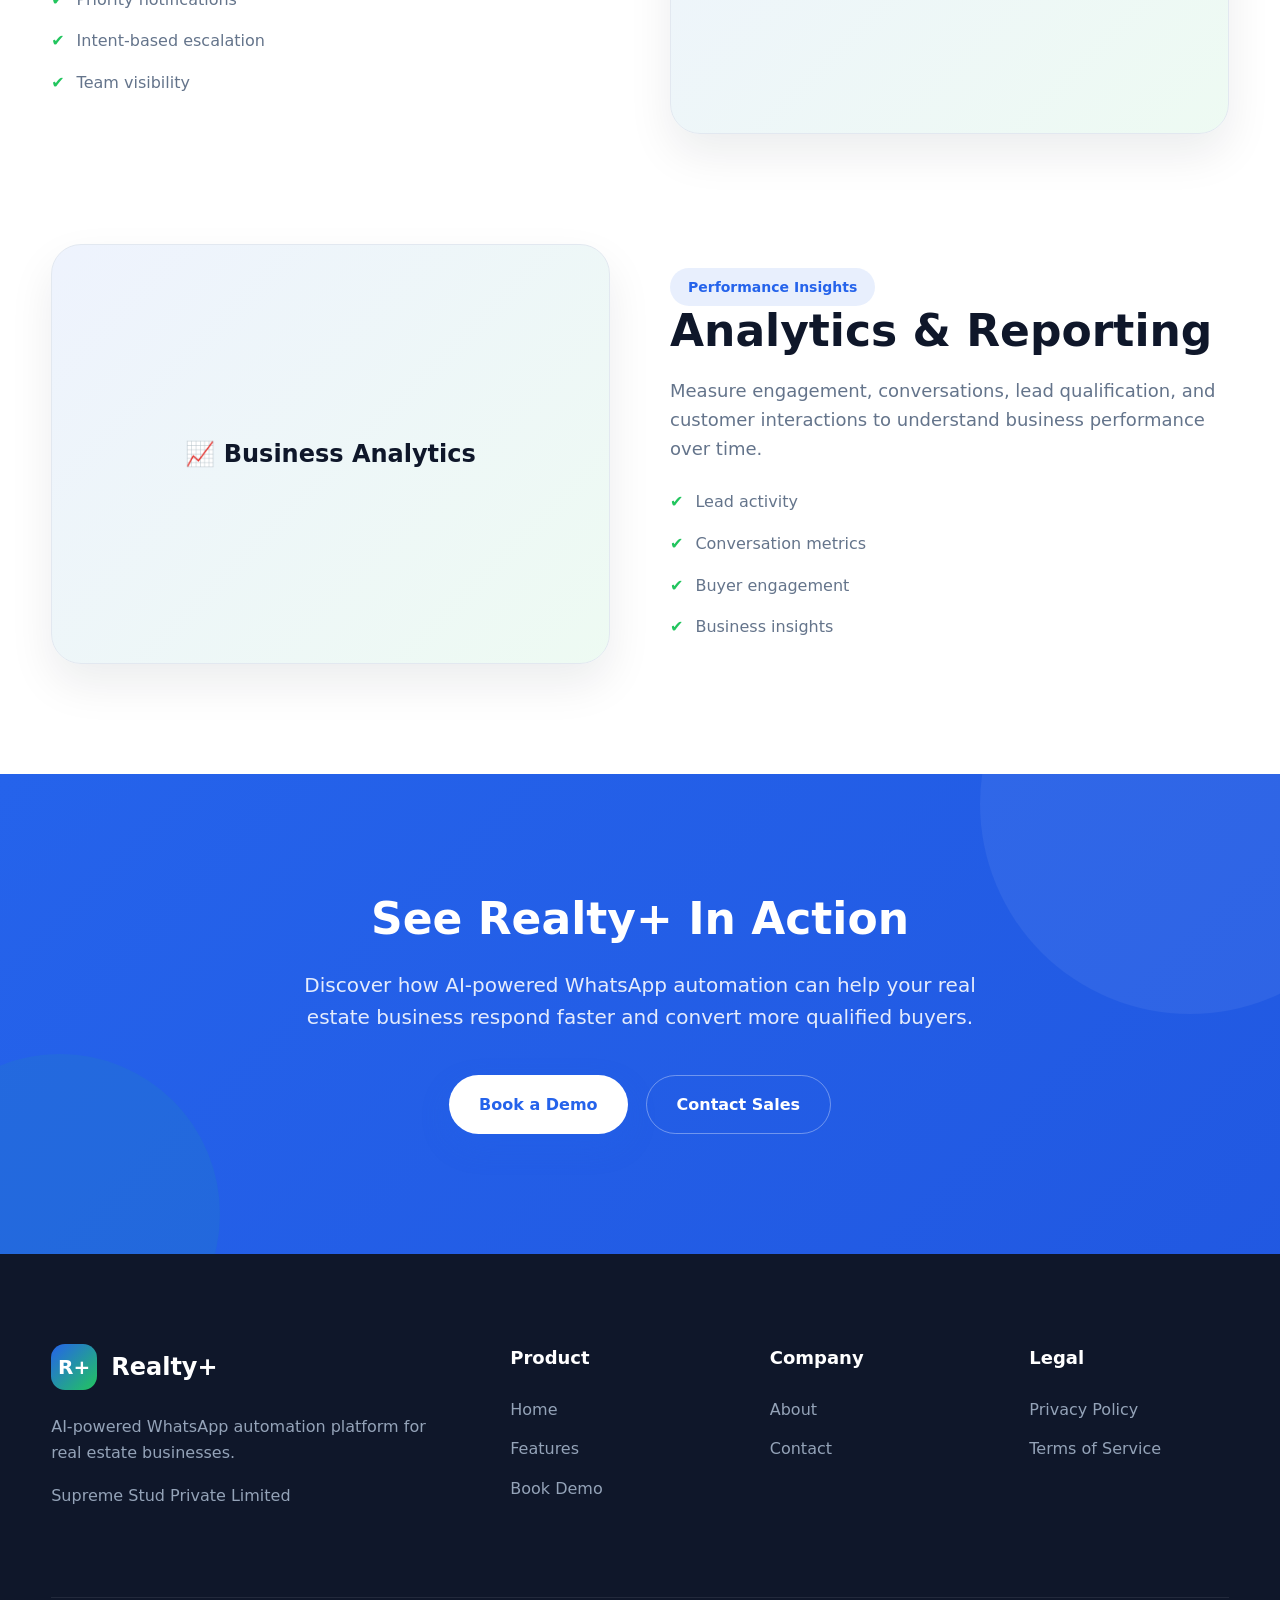
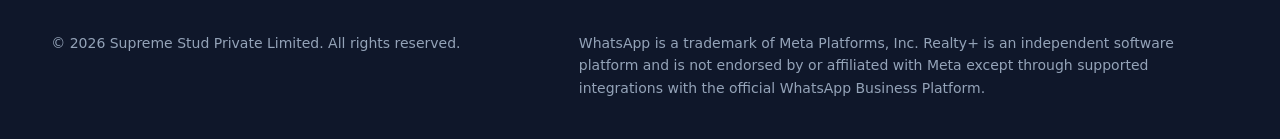
<file: features.html>
<!DOCTYPE html>
<html lang="en">

<head>

<meta charset="UTF-8">
<meta name="viewport" content="width=device-width, initial-scale=1.0">

<title>Features | Realty+</title>

<meta name="description" content="Explore the AI-powered features of Realty+ including WhatsApp automation, lead qualification, CRM synchronization, buyer insights, property matching, analytics, and broker notifications.">

<link rel="icon" href="assets/favicon.svg">

<link rel="stylesheet" href="css/style.css">
<link rel="stylesheet" href="css/responsive.css">
<link rel="stylesheet" href="css/animations.css">

</head>

<body>

<header class="header">

<div class="container">

<nav class="navbar">

<a href="index.html" class="logo">

<div class="logo-box">R+</div>

<span>Realty+</span>

</a>

<ul class="nav-menu">

<li><a href="index.html">Home</a></li>
<li><a href="features.html" class="active">Features</a></li>
<li><a href="about.html">About</a></li>
<li><a href="contact.html">Contact</a></li>

</ul>

<div class="nav-actions">

<a href="contact.html" class="btn btn-secondary">
Book Demo
</a>

<a href="contact.html" class="btn btn-primary">
Get Started
</a>

</div>

<div class="hamburger">

<span></span>
<span></span>
<span></span>

</div>

</nav>

</div>

</header>

<section class="page-hero">

<div class="container">

<div class="badge">

Platform Features

</div>

<h1>

Everything Your Real Estate Business Needs To Automate WhatsApp

</h1>

<p>

Realty+ combines AI, automation, CRM synchronization, and intelligent workflows into one platform that helps real estate businesses engage every lead professionally and consistently.

</p>

</div>

</section>

<section class="feature-section">

<div class="container">

<div class="feature-row">

<div class="feature-content">

<div class="badge-green">

Instant Communication

</div>

<h2>

Instant WhatsApp Replies

</h2>

<p>

Every incoming customer message receives an immediate response, reducing response times and improving the buyer experience even outside office hours.

</p>

<ul>

<li>24×7 automated conversations</li>

<li>Official WhatsApp Business Platform integration</li>

<li>Consistent customer communication</li>

<li>Reduced response delays</li>

</ul>

</div>

<div class="feature-visual">

<h3>

⚡ Always Available

</h3>

</div>

</div>

<div class="feature-row">

<div class="feature-visual">

<h3>

🧠 AI Qualification Engine

</h3>

</div>

<div class="feature-content">

<div class="badge-blue">

Artificial Intelligence

</div>

<h2>

AI Lead Qualification

</h2>

<p>

Automatically understand buyer intent, preferred location, budget, property type, timeline, and other important information through natural conversation.

</p>

<ul>

<li>Budget extraction</li>

<li>Intent analysis</li>

<li>Timeline identification</li>

<li>Buyer profiling</li>

</ul>

</div>

</div>

<div class="feature-row">

<div class="feature-content">

<div class="badge-green">

Property Intelligence

</div>

<h2>

Property Matching

</h2>

<p>

Recommend properties that closely match customer requirements while helping brokers identify suitable inventory faster.

</p>

<ul>

<li>Requirement-based recommendations</li>

<li>Budget-aware matching</li>

<li>Location filtering</li>

<li>Inventory organization</li>

</ul>

</div>

<div class="feature-visual">

<h3>

🏡 Smart Recommendations

</h3>

</div>

</div>

<div class="feature-row">

<div class="feature-visual">

<h3>

📊 CRM Synchronization

</h3>

</div>

<div class="feature-content">

<div class="badge-blue">

Business Workflow

</div>

<h2>

CRM Synchronization

</h2>

<p>

Automatically synchronize conversations and customer information with supported CRM workflows to reduce manual data entry.

</p>

<ul>

<li>Lead updates</li>

<li>Conversation history</li>

<li>Buyer information</li>

<li>Sales pipeline support</li>

</ul>

</div>

</div>

<div class="feature-row">

<div class="feature-content">

<div class="badge-green">

Sales Intelligence

</div>

<h2>

Broker Notifications

</h2>

<p>

Notify brokers immediately when high-intent buyers are detected so human conversations happen at the right time.

</p>

<ul>

<li>Hot lead alerts</li>

<li>Priority notifications</li>

<li>Intent-based escalation</li>

<li>Team visibility</li>

</ul>

</div>

<div class="feature-visual">

<h3>

🔔 Smart Alerts

</h3>

</div>

</div>

<div class="feature-row">

<div class="feature-visual">

<h3>

📈 Business Analytics

</h3>

</div>

<div class="feature-content">

<div class="badge-blue">

Performance Insights

</div>

<h2>

Analytics & Reporting

</h2>

<p>

Measure engagement, conversations, lead qualification, and customer interactions to understand business performance over time.

</p>

<ul>

<li>Lead activity</li>

<li>Conversation metrics</li>

<li>Buyer engagement</li>

<li>Business insights</li>

</ul>

</div>

</div>

</div>

</section>

<section class="cta">

<div class="container">

<div class="cta-box">

<h2>

See Realty+ In Action

</h2>

<p>

Discover how AI-powered WhatsApp automation can help your real estate business respond faster and convert more qualified buyers.

</p>

<div class="cta-buttons">

<a href="contact.html" class="btn btn-primary">

Book a Demo

</a>

<a href="contact.html" class="btn btn-secondary">

Contact Sales

</a>

</div>

</div>

</div>

</section>

<footer class="footer">

<div class="container">

<div class="footer-grid">

<div>

<div class="footer-logo">

<div class="logo-box">

R+

</div>

<span>

Realty+

</span>

</div>

<p>

AI-powered WhatsApp automation platform for real estate businesses.

</p>

<p>

Supreme Stud Private Limited

</p>

</div>

<div>

<h4>

Product

</h4>

<a href="index.html">Home</a>
<a href="features.html">Features</a>
<a href="contact.html">Book Demo</a>

</div>

<div>

<h4>

Company

</h4>

<a href="about.html">About</a>
<a href="contact.html">Contact</a>

</div>

<div>

<h4>

Legal

</h4>

<a href="privacy.html">Privacy Policy</a>
<a href="terms.html">Terms of Service</a>

</div>

</div>

<div class="footer-bottom">

<p>

© 2026 Supreme Stud Private Limited. All rights reserved.

</p>

<p>

WhatsApp is a trademark of Meta Platforms, Inc. Realty+ is an independent software platform and is not endorsed by or affiliated with Meta except through supported integrations with the official WhatsApp Business Platform.

</p>

</div>

</div>

</footer>

<script src="js/main.js"></script>
<script src="js/animations.js"></script>

</body>

</html>
</file>
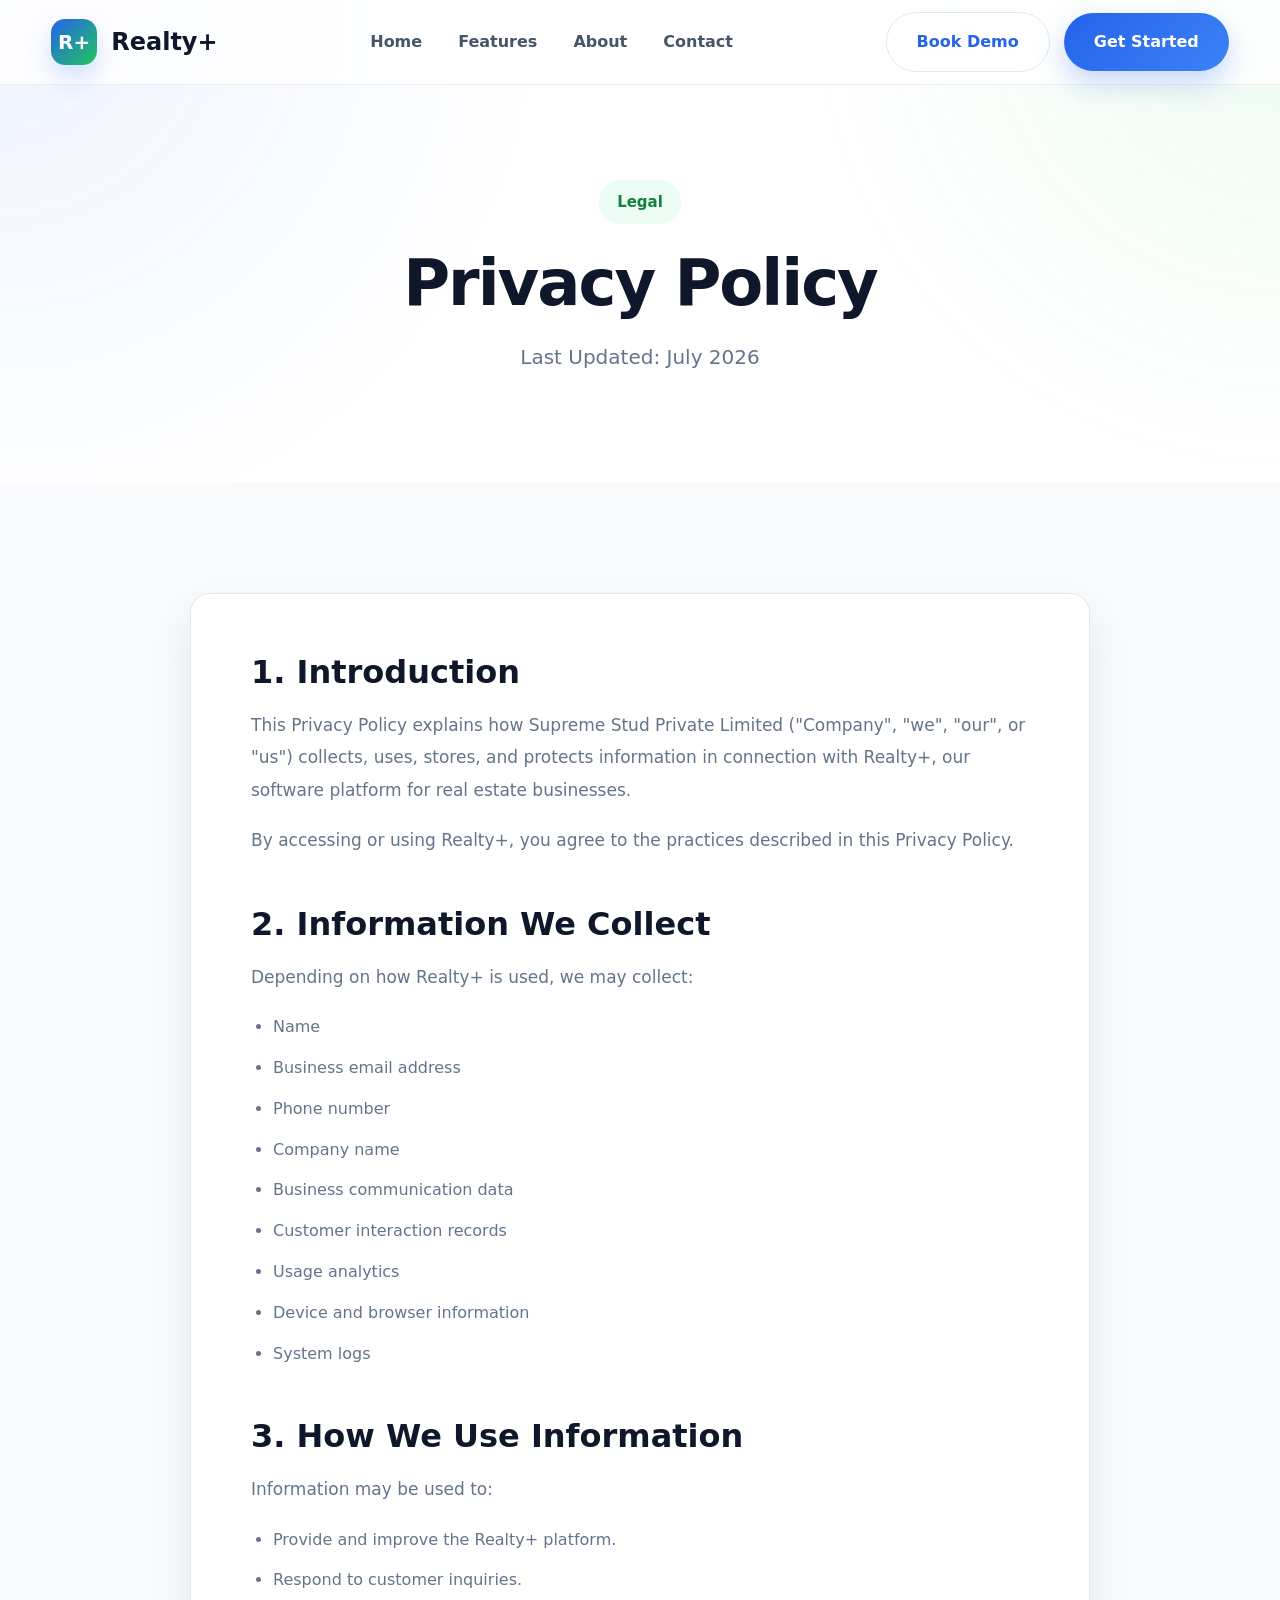
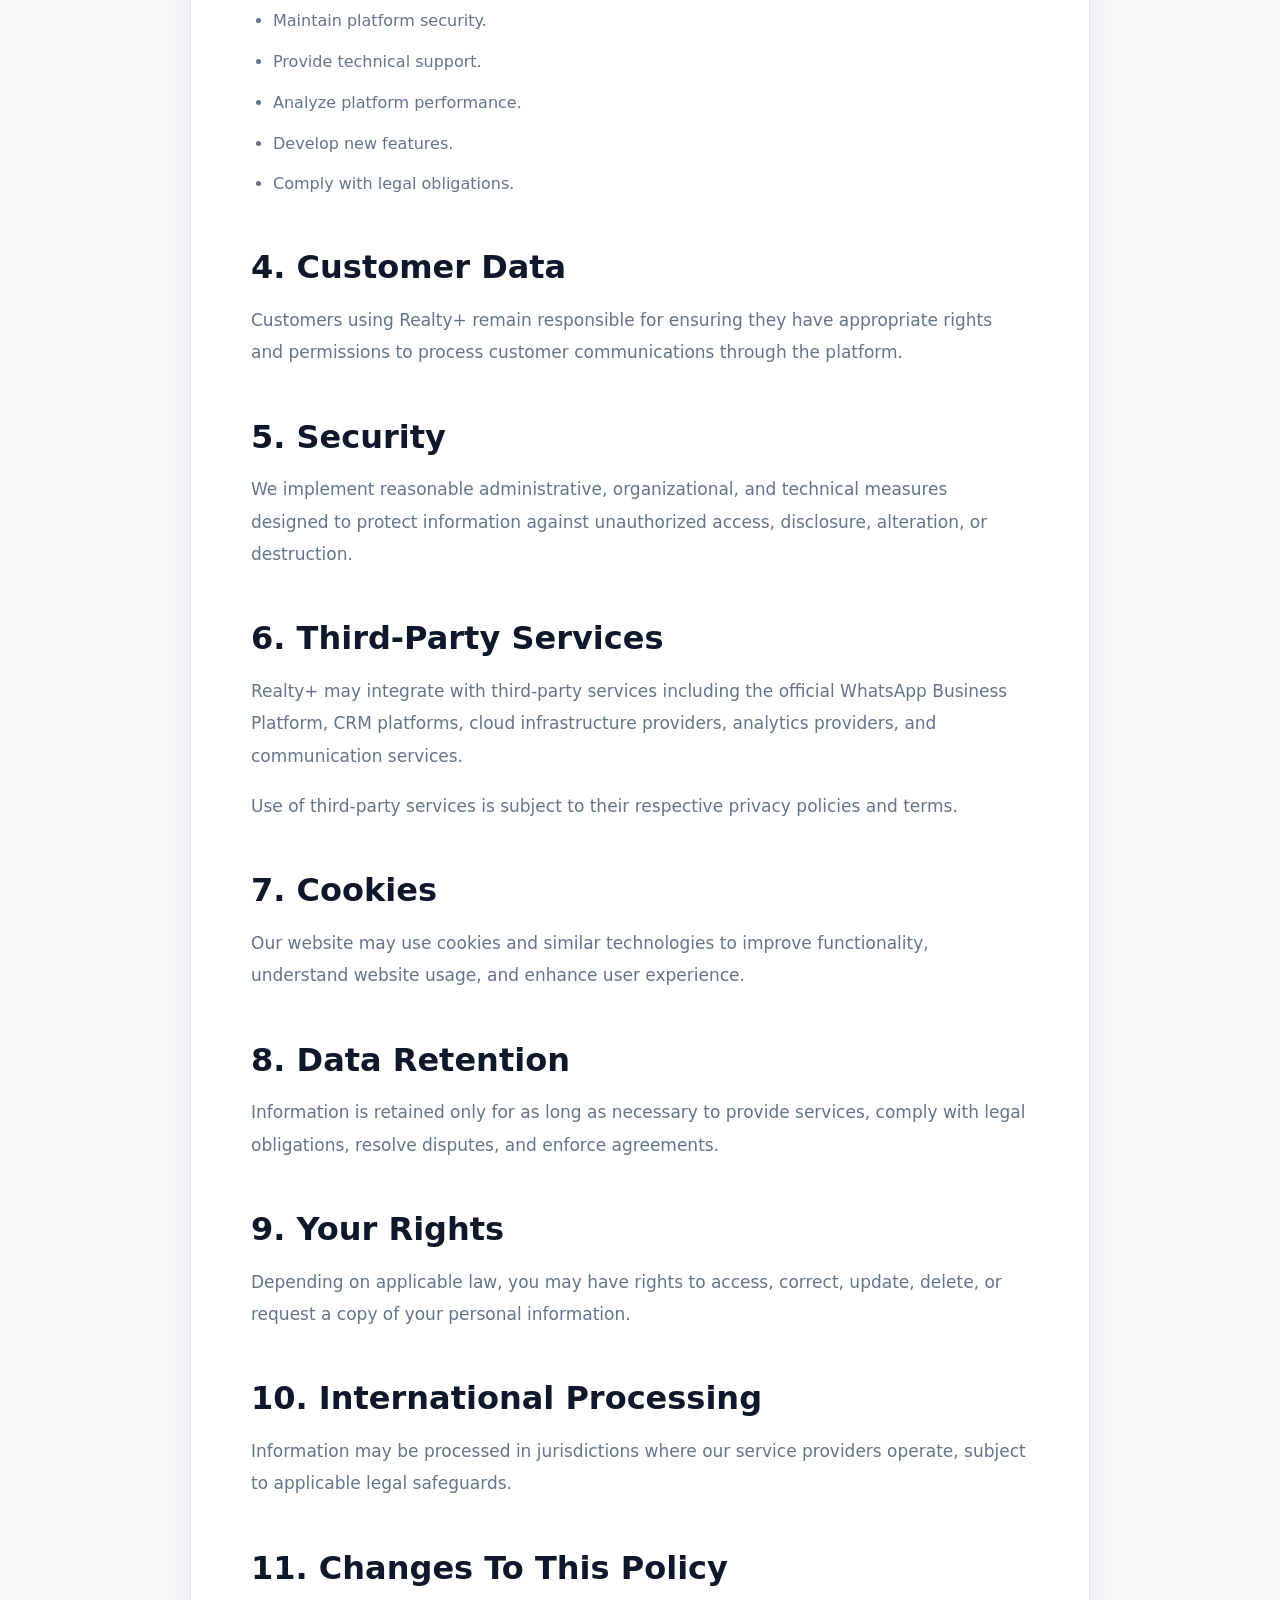
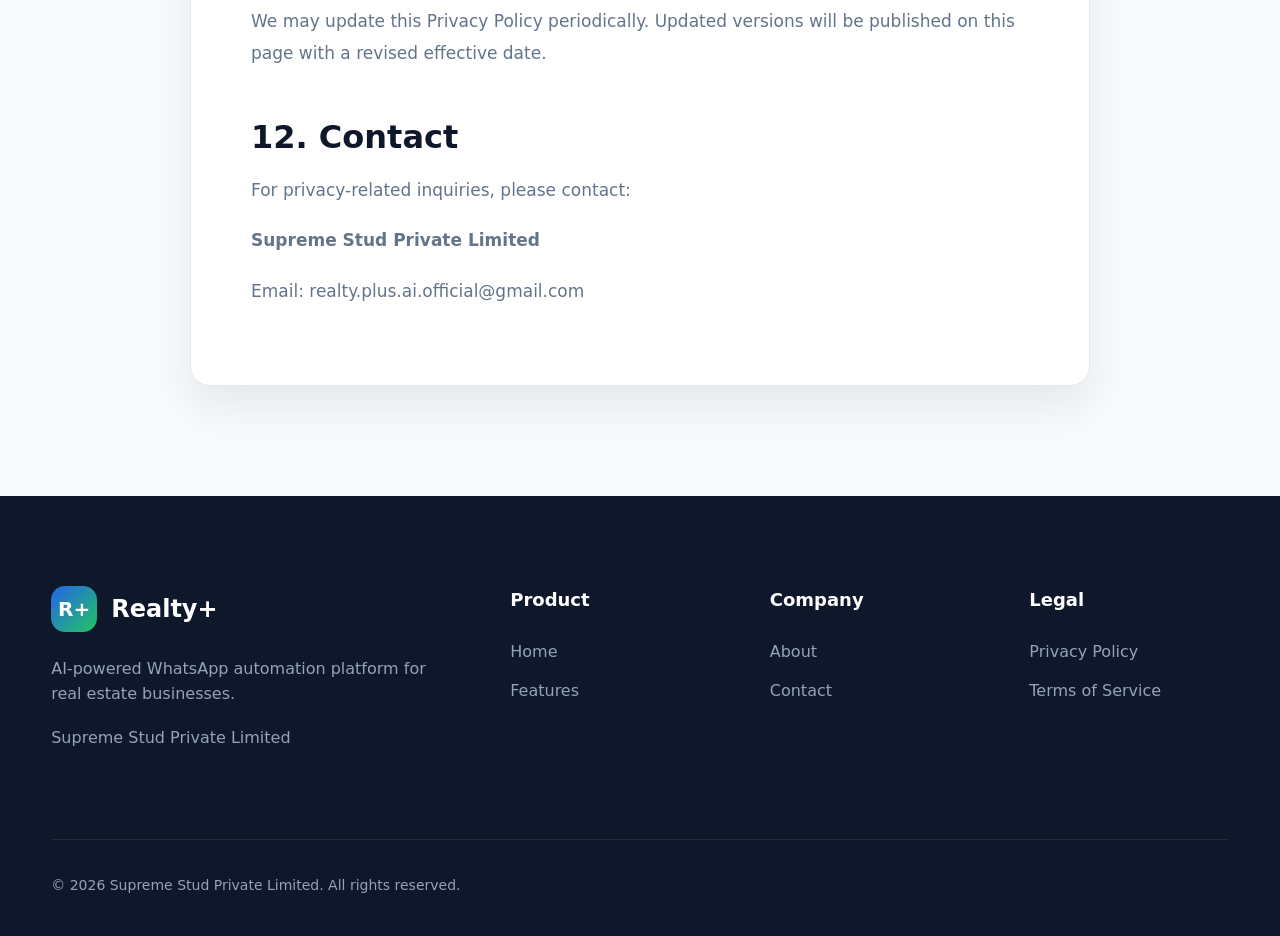
<file: privacy.html>
<!DOCTYPE html>
<html lang="en">

<head>

<meta charset="UTF-8">
<meta name="viewport" content="width=device-width, initial-scale=1.0">

<title>Privacy Policy | Realty+</title>

<meta name="description" content="Privacy Policy for Realty+, operated by Supreme Stud Private Limited.">

<link rel="icon" href="assets/favicon.svg">

<link rel="stylesheet" href="css/style.css">
<link rel="stylesheet" href="css/responsive.css">
<link rel="stylesheet" href="css/animations.css">

</head>

<body>

<header class="header">

<div class="container">

<nav class="navbar">

<a href="index.html" class="logo">

<div class="logo-box">R+</div>

<span>Realty+</span>

</a>

<ul class="nav-menu">

<li><a href="index.html">Home</a></li>
<li><a href="features.html">Features</a></li>
<li><a href="about.html">About</a></li>
<li><a href="contact.html">Contact</a></li>

</ul>

<div class="nav-actions">

<a href="contact.html" class="btn btn-secondary">Book Demo</a>

<a href="contact.html" class="btn btn-primary">Get Started</a>

</div>

<div class="hamburger">

<span></span>
<span></span>
<span></span>

</div>

</nav>

</div>

</header>

<section class="page-hero">

<div class="container">

<div class="badge">

Legal

</div>

<h1>

Privacy Policy

</h1>

<p>

Last Updated: July 2026

</p>

</div>

</section>

<section class="legal-section">

<div class="container">

<div class="legal-container">

<h2>

1. Introduction

</h2>

<p>

This Privacy Policy explains how Supreme Stud Private Limited ("Company", "we", "our", or "us") collects, uses, stores, and protects information in connection with Realty+, our software platform for real estate businesses.

</p>

<p>

By accessing or using Realty+, you agree to the practices described in this Privacy Policy.

</p>

<h2>

2. Information We Collect

</h2>

<p>

Depending on how Realty+ is used, we may collect:

</p>

<ul>

<li>Name</li>

<li>Business email address</li>

<li>Phone number</li>

<li>Company name</li>

<li>Business communication data</li>

<li>Customer interaction records</li>

<li>Usage analytics</li>

<li>Device and browser information</li>

<li>System logs</li>

</ul>

<h2>

3. How We Use Information

</h2>

<p>

Information may be used to:

</p>

<ul>

<li>Provide and improve the Realty+ platform.</li>

<li>Respond to customer inquiries.</li>

<li>Maintain platform security.</li>

<li>Provide technical support.</li>

<li>Analyze platform performance.</li>

<li>Develop new features.</li>

<li>Comply with legal obligations.</li>

</ul>

<h2>

4. Customer Data

</h2>

<p>

Customers using Realty+ remain responsible for ensuring they have appropriate rights and permissions to process customer communications through the platform.

</p>

<h2>

5. Security

</h2>

<p>

We implement reasonable administrative, organizational, and technical measures designed to protect information against unauthorized access, disclosure, alteration, or destruction.

</p>

<h2>

6. Third-Party Services

</h2>

<p>

Realty+ may integrate with third-party services including the official WhatsApp Business Platform, CRM platforms, cloud infrastructure providers, analytics providers, and communication services.

</p>

<p>

Use of third-party services is subject to their respective privacy policies and terms.

</p>

<h2>

7. Cookies

</h2>

<p>

Our website may use cookies and similar technologies to improve functionality, understand website usage, and enhance user experience.

</p>

<h2>

8. Data Retention

</h2>

<p>

Information is retained only for as long as necessary to provide services, comply with legal obligations, resolve disputes, and enforce agreements.

</p>

<h2>

9. Your Rights

</h2>

<p>

Depending on applicable law, you may have rights to access, correct, update, delete, or request a copy of your personal information.

</p>

<h2>

10. International Processing

</h2>

<p>

Information may be processed in jurisdictions where our service providers operate, subject to applicable legal safeguards.

</p>

<h2>

11. Changes To This Policy

</h2>

<p>

We may update this Privacy Policy periodically. Updated versions will be published on this page with a revised effective date.

</p>

<h2>

12. Contact

</h2>

<p>

For privacy-related inquiries, please contact:

</p>

<p>

<strong>Supreme Stud Private Limited</strong>

</p>

<p>

Email: realty.plus.ai.official@gmail.com

</p>

</div>

</div>

</section>

<footer class="footer">

<div class="container">

<div class="footer-grid">

<div>

<div class="footer-logo">

<div class="logo-box">R+</div>

<span>Realty+</span>

</div>

<p>

AI-powered WhatsApp automation platform for real estate businesses.

</p>

<p>

Supreme Stud Private Limited

</p>

</div>

<div>

<h4>Product</h4>

<a href="index.html">Home</a>
<a href="features.html">Features</a>

</div>

<div>

<h4>Company</h4>

<a href="about.html">About</a>
<a href="contact.html">Contact</a>

</div>

<div>

<h4>Legal</h4>

<a href="privacy.html">Privacy Policy</a>
<a href="terms.html">Terms of Service</a>

</div>

</div>

<div class="footer-bottom">

<p>

© 2026 Supreme Stud Private Limited. All rights reserved.

</p>

</div>

</div>

</footer>

<script src="js/main.js"></script>
<script src="js/animations.js"></script>

</body>

</html>
</file>
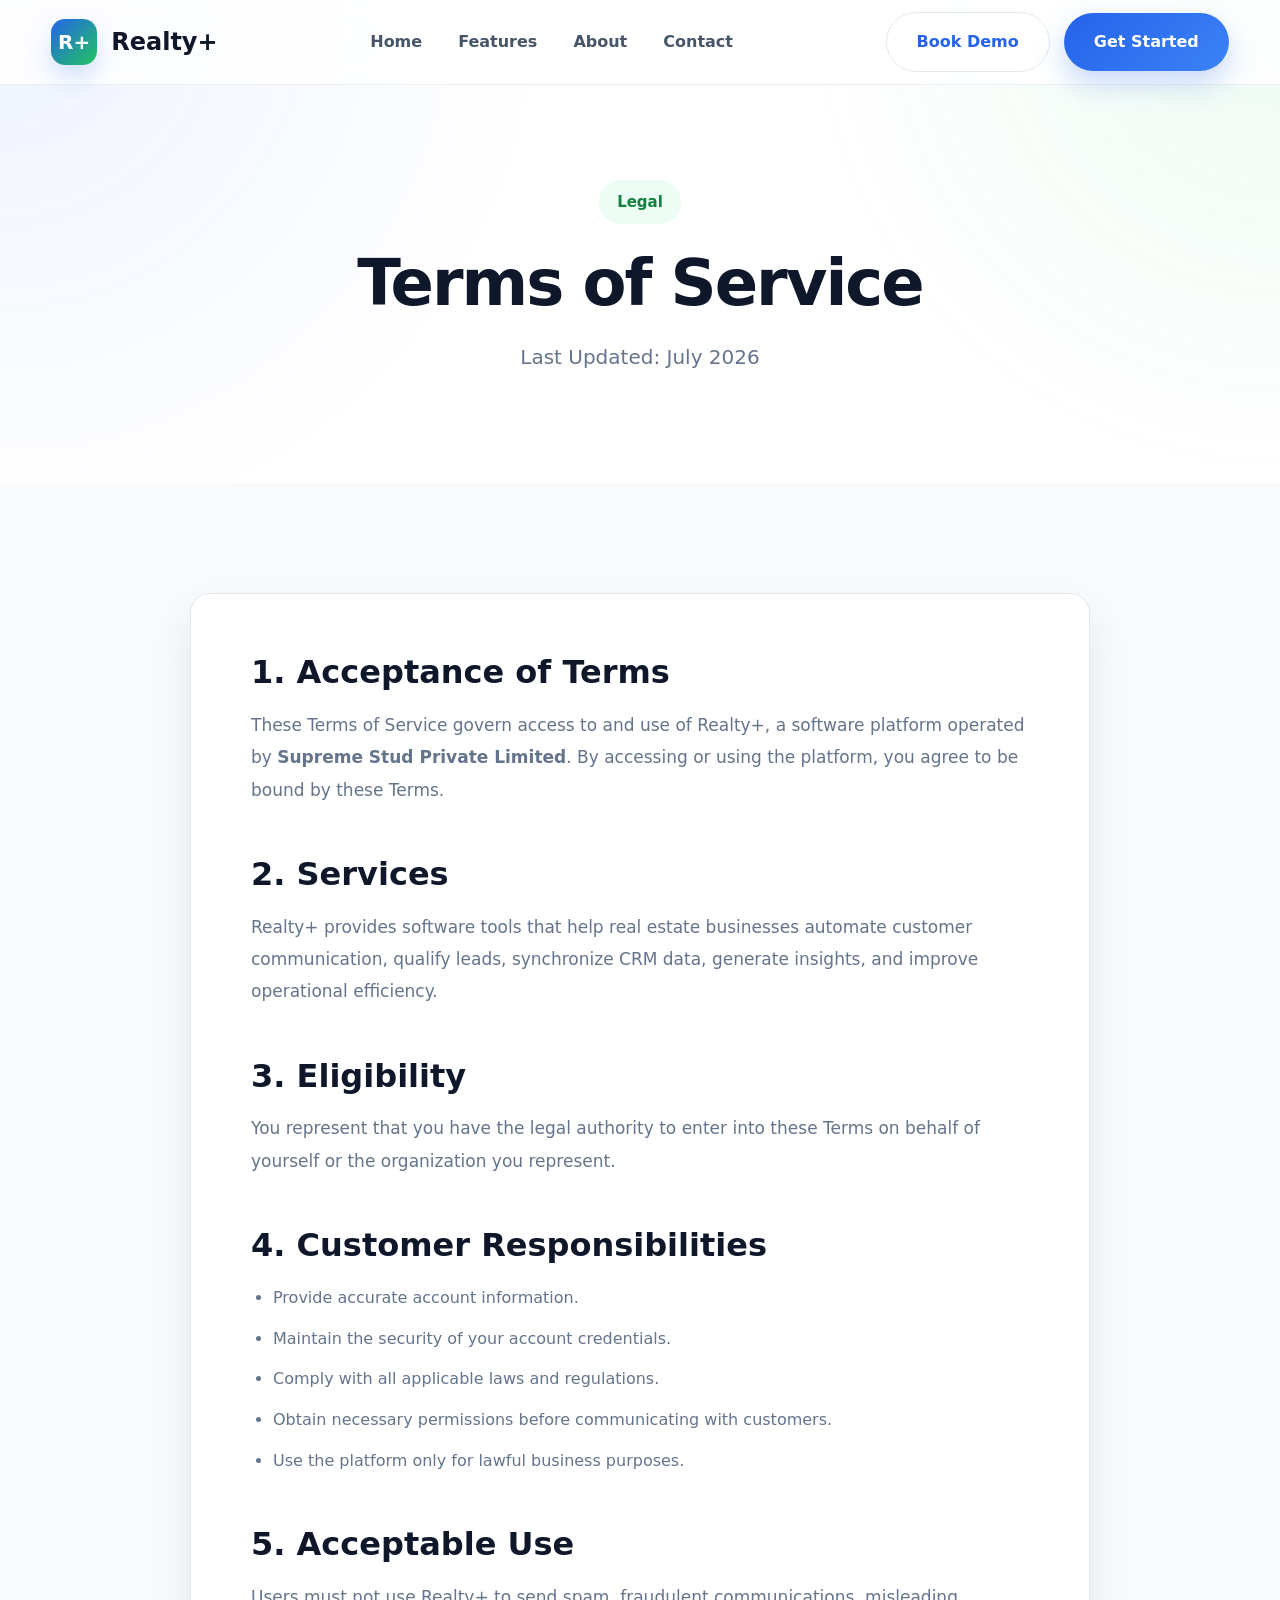
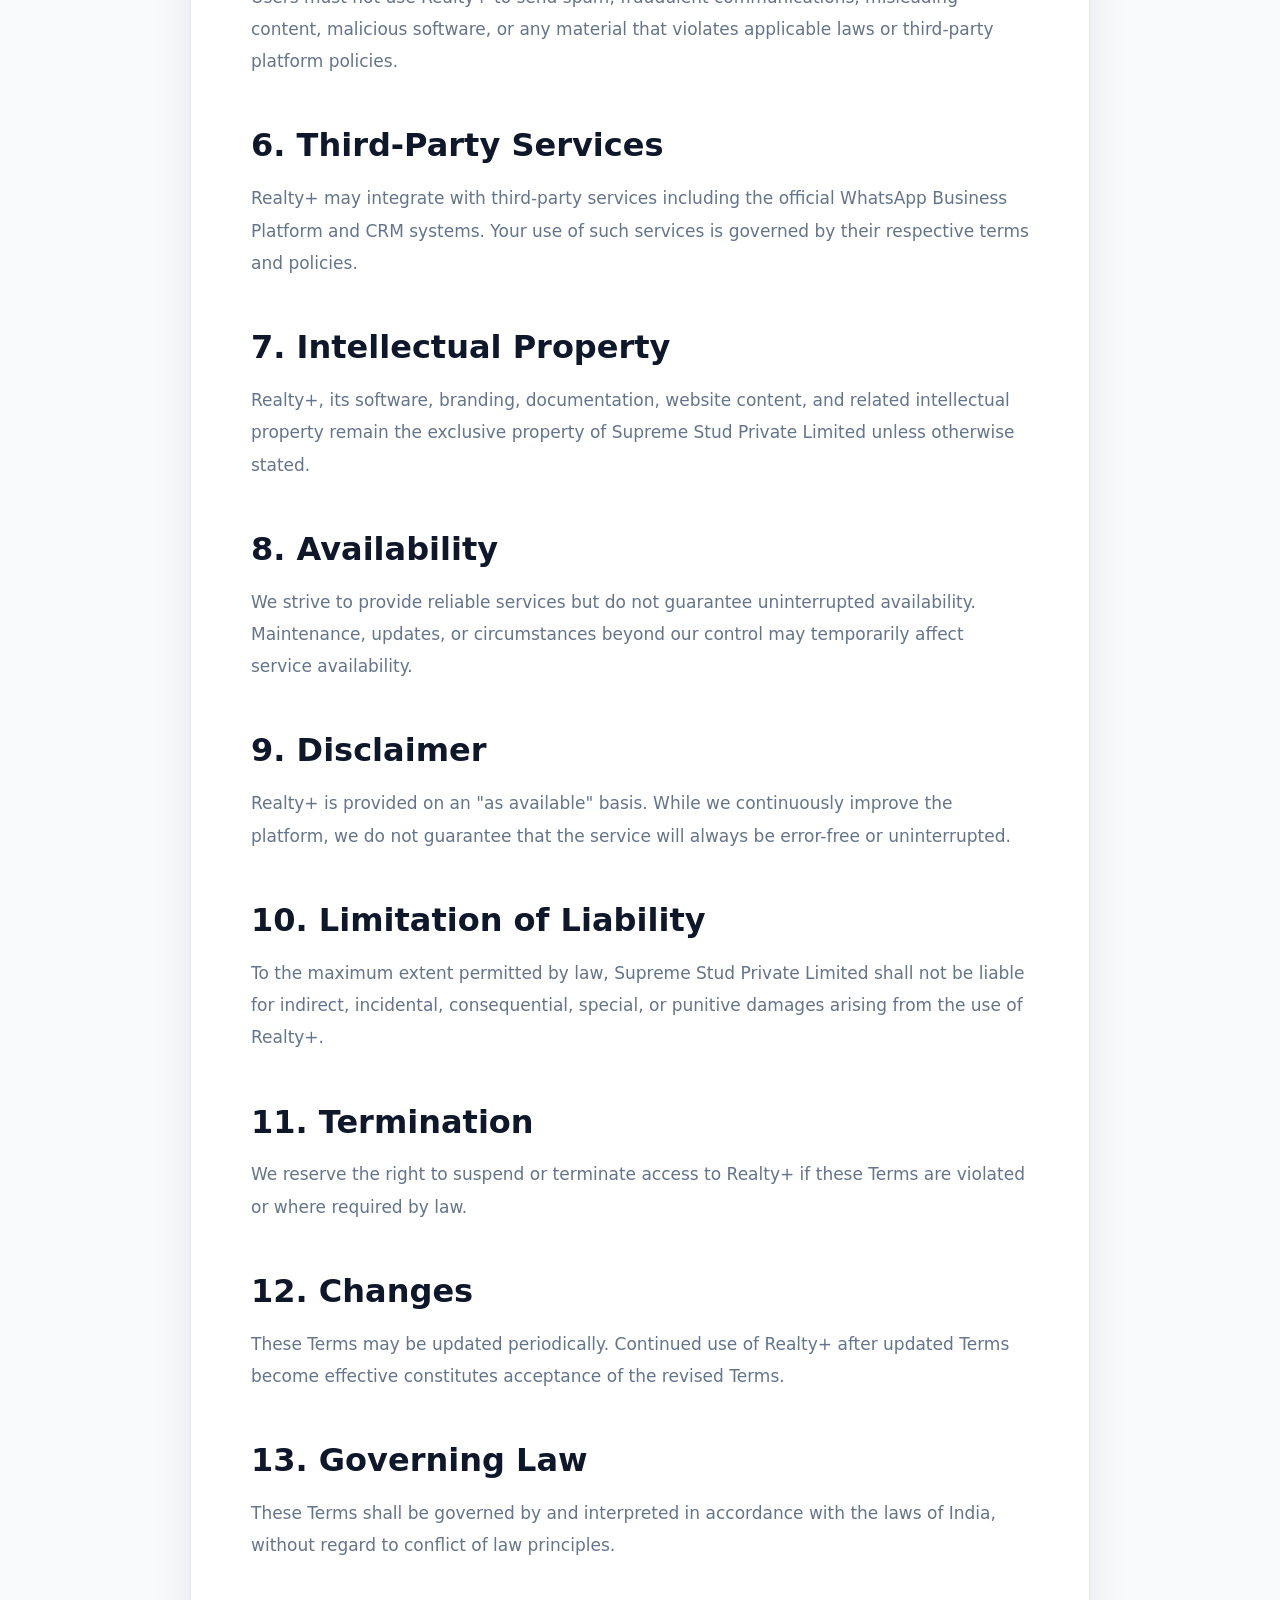
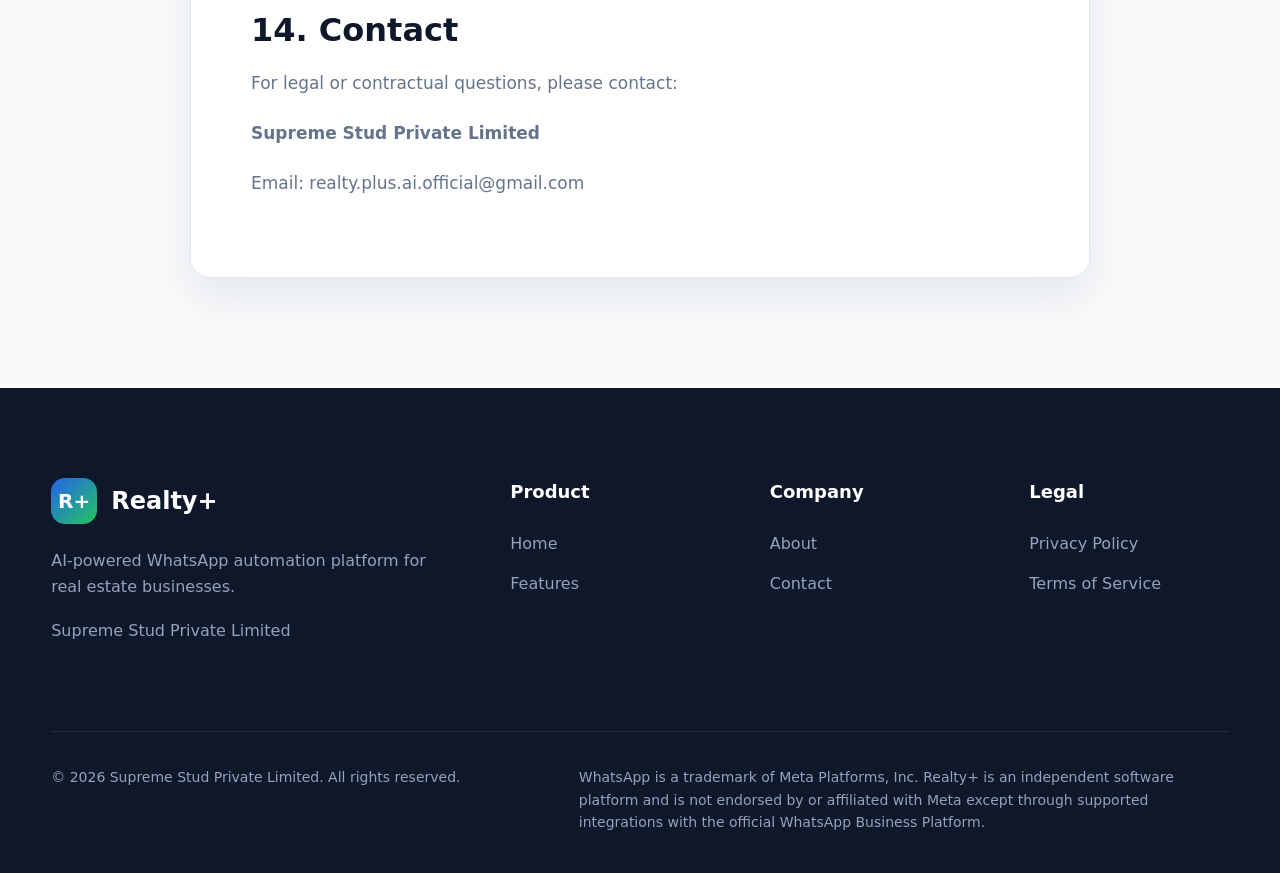
<file: terms.html>
<!DOCTYPE html>
<html lang="en">

<head>

<meta charset="UTF-8">
<meta name="viewport" content="width=device-width, initial-scale=1.0">

<title>Terms of Service | Realty+</title>

<meta name="description" content="Terms of Service governing the use of Realty+, operated by Supreme Stud Private Limited.">

<link rel="icon" href="assets/favicon.svg">

<link rel="stylesheet" href="css/style.css">
<link rel="stylesheet" href="css/responsive.css">
<link rel="stylesheet" href="css/animations.css">

</head>

<body>

<header class="header">

<div class="container">

<nav class="navbar">

<a href="index.html" class="logo">

<div class="logo-box">R+</div>

<span>Realty+</span>

</a>

<ul class="nav-menu">

<li><a href="index.html">Home</a></li>
<li><a href="features.html">Features</a></li>
<li><a href="about.html">About</a></li>
<li><a href="contact.html">Contact</a></li>

</ul>

<div class="nav-actions">

<a href="contact.html" class="btn btn-secondary">Book Demo</a>

<a href="contact.html" class="btn btn-primary">Get Started</a>

</div>

<div class="hamburger">

<span></span>
<span></span>
<span></span>

</div>

</nav>

</div>

</header>

<section class="page-hero">

<div class="container">

<div class="badge">

Legal

</div>

<h1>

Terms of Service

</h1>

<p>

Last Updated: July 2026

</p>

</div>

</section>

<section class="legal-section">

<div class="container">

<div class="legal-container">

<h2>

1. Acceptance of Terms

</h2>

<p>

These Terms of Service govern access to and use of Realty+, a software platform operated by <strong>Supreme Stud Private Limited</strong>. By accessing or using the platform, you agree to be bound by these Terms.

</p>

<h2>

2. Services

</h2>

<p>

Realty+ provides software tools that help real estate businesses automate customer communication, qualify leads, synchronize CRM data, generate insights, and improve operational efficiency.

</p>

<h2>

3. Eligibility

</h2>

<p>

You represent that you have the legal authority to enter into these Terms on behalf of yourself or the organization you represent.

</p>

<h2>

4. Customer Responsibilities

</h2>

<ul>

<li>Provide accurate account information.</li>

<li>Maintain the security of your account credentials.</li>

<li>Comply with all applicable laws and regulations.</li>

<li>Obtain necessary permissions before communicating with customers.</li>

<li>Use the platform only for lawful business purposes.</li>

</ul>

<h2>

5. Acceptable Use

</h2>

<p>

Users must not use Realty+ to send spam, fraudulent communications, misleading content, malicious software, or any material that violates applicable laws or third-party platform policies.

</p>

<h2>

6. Third-Party Services

</h2>

<p>

Realty+ may integrate with third-party services including the official WhatsApp Business Platform and CRM systems. Your use of such services is governed by their respective terms and policies.

</p>

<h2>

7. Intellectual Property

</h2>

<p>

Realty+, its software, branding, documentation, website content, and related intellectual property remain the exclusive property of Supreme Stud Private Limited unless otherwise stated.

</p>

<h2>

8. Availability

</h2>

<p>

We strive to provide reliable services but do not guarantee uninterrupted availability. Maintenance, updates, or circumstances beyond our control may temporarily affect service availability.

</p>

<h2>

9. Disclaimer

</h2>

<p>

Realty+ is provided on an "as available" basis. While we continuously improve the platform, we do not guarantee that the service will always be error-free or uninterrupted.

</p>

<h2>

10. Limitation of Liability

</h2>

<p>

To the maximum extent permitted by law, Supreme Stud Private Limited shall not be liable for indirect, incidental, consequential, special, or punitive damages arising from the use of Realty+.

</p>

<h2>

11. Termination

</h2>

<p>

We reserve the right to suspend or terminate access to Realty+ if these Terms are violated or where required by law.

</p>

<h2>

12. Changes

</h2>

<p>

These Terms may be updated periodically. Continued use of Realty+ after updated Terms become effective constitutes acceptance of the revised Terms.

</p>

<h2>

13. Governing Law

</h2>

<p>

These Terms shall be governed by and interpreted in accordance with the laws of India, without regard to conflict of law principles.

</p>

<h2>

14. Contact

</h2>

<p>

For legal or contractual questions, please contact:

</p>

<p>

<strong>Supreme Stud Private Limited</strong>

</p>

<p>

Email: realty.plus.ai.official@gmail.com

</p>

</div>

</div>

</section>

<footer class="footer">

<div class="container">

<div class="footer-grid">

<div>

<div class="footer-logo">

<div class="logo-box">R+</div>

<span>Realty+</span>

</div>

<p>

AI-powered WhatsApp automation platform for real estate businesses.

</p>

<p>

Supreme Stud Private Limited

</p>

</div>

<div>

<h4>Product</h4>

<a href="index.html">Home</a>
<a href="features.html">Features</a>

</div>

<div>

<h4>Company</h4>

<a href="about.html">About</a>
<a href="contact.html">Contact</a>

</div>

<div>

<h4>Legal</h4>

<a href="privacy.html">Privacy Policy</a>
<a href="terms.html">Terms of Service</a>

</div>

</div>

<div class="footer-bottom">

<p>

© 2026 Supreme Stud Private Limited. All rights reserved.

</p>

<p>

WhatsApp is a trademark of Meta Platforms, Inc. Realty+ is an independent software platform and is not endorsed by or affiliated with Meta except through supported integrations with the official WhatsApp Business Platform.

</p>

</div>

</div>

</footer>

<script src="js/main.js"></script>
<script src="js/animations.js"></script>

</body>

</html>
</file>
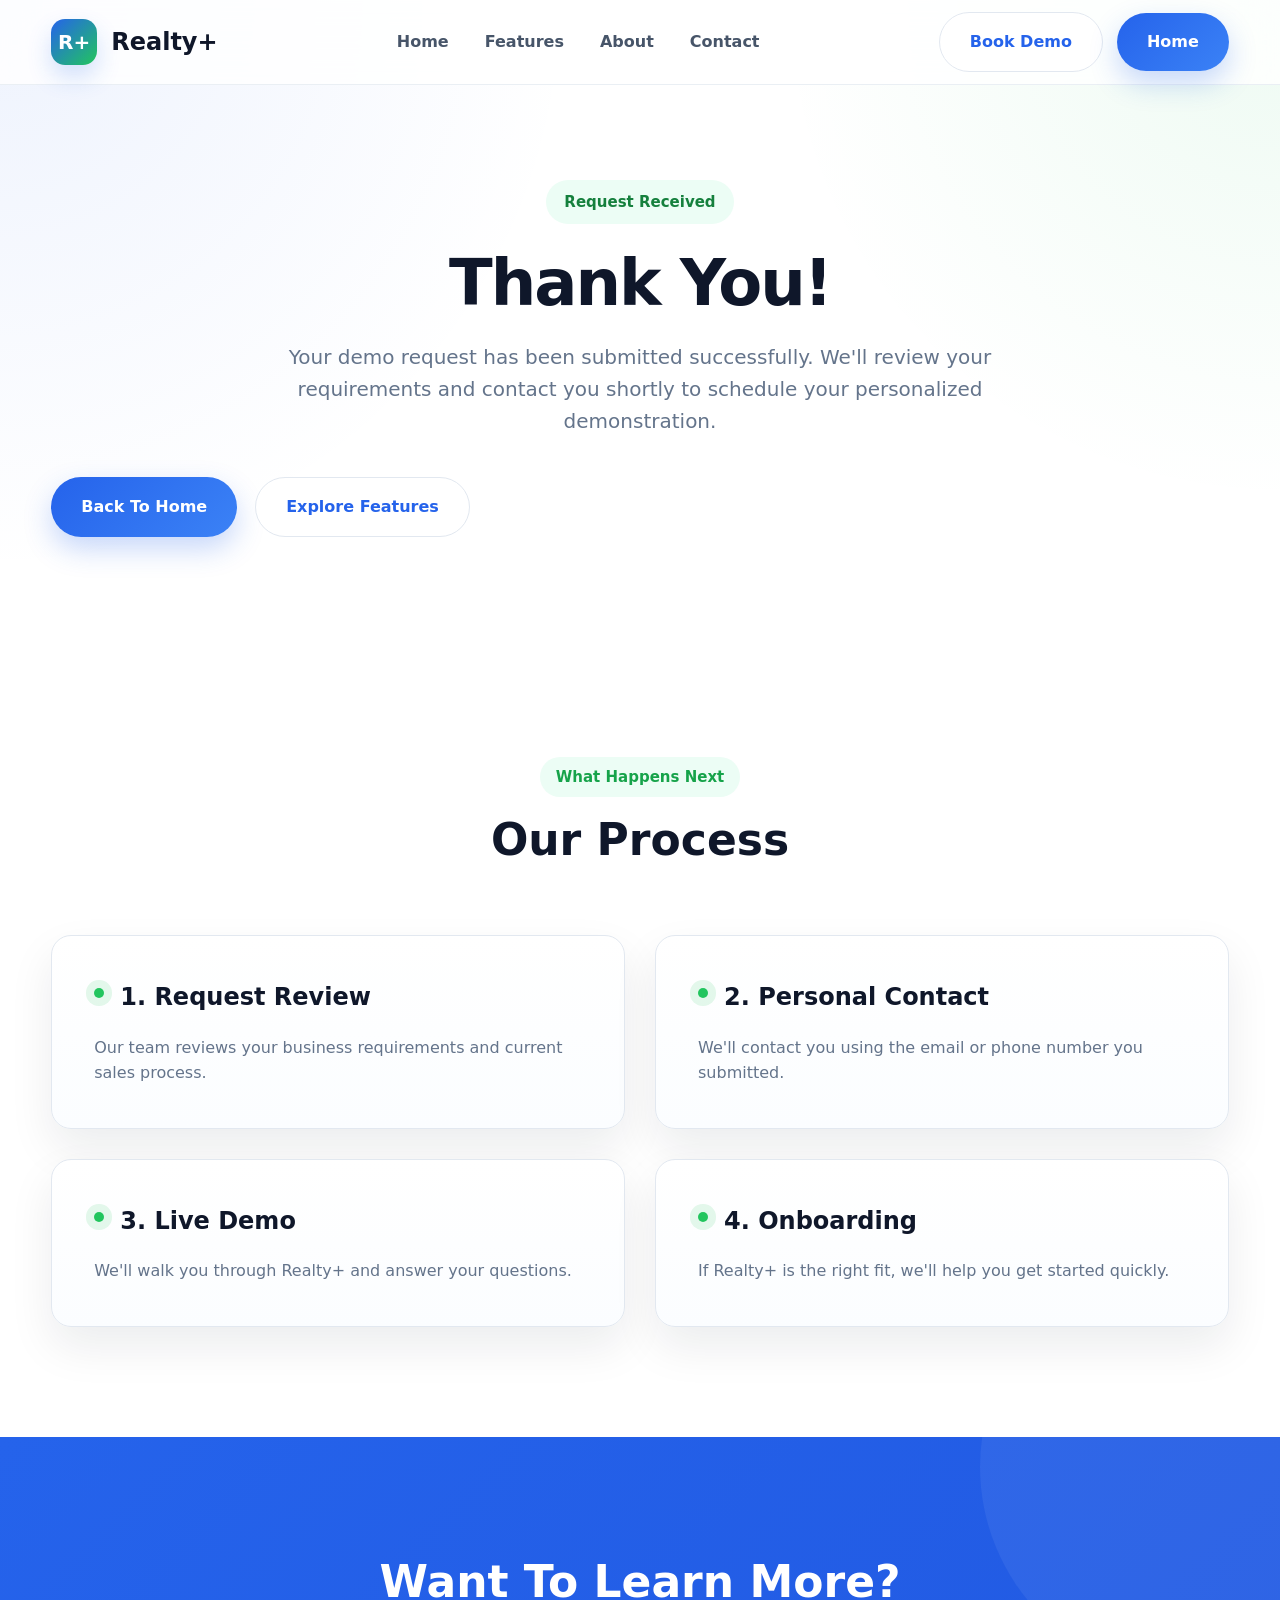
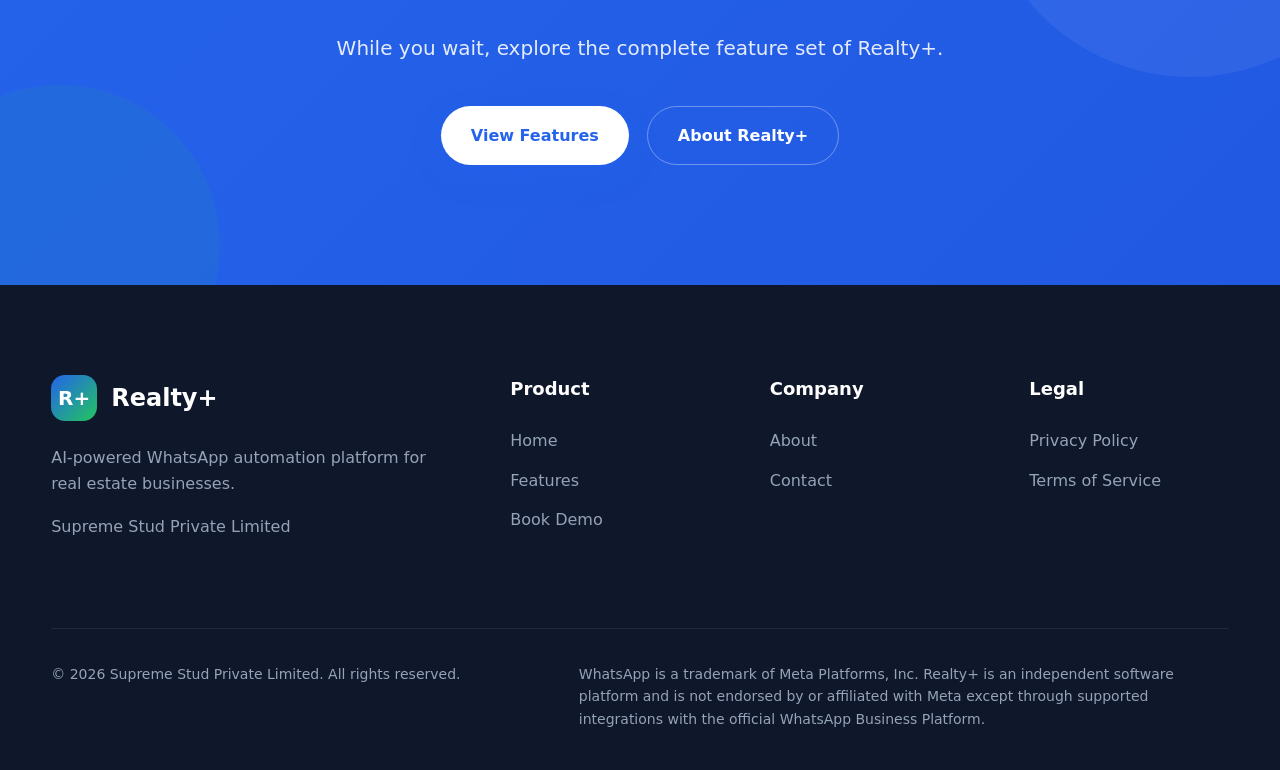
<file: thankyou.html>
<!DOCTYPE html>
<html lang="en">

<head>

<meta charset="UTF-8">

<meta name="viewport" content="width=device-width, initial-scale=1.0">

<meta name="description" content="Thank you for contacting Realty+.">

<meta name="robots" content="noindex,nofollow">

<title>Thank You | Realty+</title>

<link rel="icon" href="assets/favicon.svg">

<link rel="stylesheet" href="css/style.css">
<link rel="stylesheet" href="css/responsive.css">
<link rel="stylesheet" href="css/animations.css">

</head>

<body>

<header class="header">

<div class="container">

<nav class="navbar">

<a href="index.html" class="logo">

<div class="logo-box">

R+

</div>

<span>

Realty+

</span>

</a>

<ul class="nav-menu">

<li><a href="index.html">Home</a></li>
<li><a href="features.html">Features</a></li>
<li><a href="about.html">About</a></li>
<li><a href="contact.html">Contact</a></li>

</ul>

<div class="nav-actions">

<a href="contact.html" class="btn btn-secondary">

Book Demo

</a>

<a href="index.html" class="btn btn-primary">

Home

</a>

</div>

<div class="hamburger">

<span></span>
<span></span>
<span></span>

</div>

</nav>

</div>

</header>

<section class="page-hero">

<div class="container">

<div class="badge">

Request Received

</div>

<h1>

Thank You!

</h1>

<p>

Your demo request has been submitted successfully.

We'll review your requirements and contact you shortly to schedule your personalized demonstration.

</p>

<div class="hero-buttons">

<a
href="index.html"
class="btn btn-primary">

Back To Home

</a>

<a
href="features.html"
class="btn btn-secondary">

Explore Features

</a>

</div>

</div>

</section>

<section>

<div class="container">

<div class="section-title">

<span>

What Happens Next

</span>

<h2>

Our Process

</h2>

</div>

<div class="benefit-grid">

<div class="benefit-card">

<h3>

1. Request Review

</h3>

<p>

Our team reviews your business requirements and current sales process.

</p>

</div>

<div class="benefit-card">

<h3>

2. Personal Contact

</h3>

<p>

We'll contact you using the email or phone number you submitted.

</p>

</div>

<div class="benefit-card">

<h3>

3. Live Demo

</h3>

<p>

We'll walk you through Realty+ and answer your questions.

</p>

</div>

<div class="benefit-card">

<h3>

4. Onboarding

</h3>

<p>

If Realty+ is the right fit, we'll help you get started quickly.

</p>

</div>

</div>

</div>

</section>

<section class="cta">

<div class="container">

<div class="cta-box">

<h2>

Want To Learn More?

</h2>

<p>

While you wait, explore the complete feature set of Realty+.

</p>

<div class="cta-buttons">

<a
href="features.html"
class="btn btn-primary">

View Features

</a>

<a
href="about.html"
class="btn btn-secondary">

About Realty+

</a>

</div>

</div>

</div>

</section>

<footer class="footer">

<div class="container">

<div class="footer-grid">

<div>

<div class="footer-logo">

<div class="logo-box">

R+

</div>

<span>

Realty+

</span>

</div>

<p>

AI-powered WhatsApp automation platform for real estate businesses.

</p>

<p>

Supreme Stud Private Limited

</p>

</div>

<div>

<h4>

Product

</h4>

<a href="index.html">Home</a>
<a href="features.html">Features</a>
<a href="contact.html">Book Demo</a>

</div>

<div>

<h4>

Company

</h4>

<a href="about.html">About</a>
<a href="contact.html">Contact</a>

</div>

<div>

<h4>

Legal

</h4>

<a href="privacy.html">Privacy Policy</a>
<a href="terms.html">Terms of Service</a>

</div>

</div>

<div class="footer-bottom">

<p>

© 2026 Supreme Stud Private Limited. All rights reserved.

</p>

<p>

WhatsApp is a trademark of Meta Platforms, Inc. Realty+ is an independent software platform and is not endorsed by or affiliated with Meta except through supported integrations with the official WhatsApp Business Platform.

</p>

</div>

</div>

</footer>

<script src="js/main.js"></script>
<script src="js/animations.js"></script>

</body>

</html>
</file>
<file: css/style.css>
/* ==========================================================
   REALTY+
   Main Stylesheet
   Part 1/4
   ========================================================== */

/* =========================
   RESET
========================= */

*,
*::before,
*::after{
    margin:0;
    padding:0;
    box-sizing:border-box;
}

html{
    scroll-behavior:smooth;
}

body{

    font-family:
    Inter,
    system-ui,
    -apple-system,
    BlinkMacSystemFont,
    "Segoe UI",
    sans-serif;

    background:#ffffff;
    color:#0f172a;
    line-height:1.6;
    overflow-x:hidden;
}

img{
    max-width:100%;
    display:block;
}

a{
    text-decoration:none;
    color:inherit;
}

button{
    border:none;
    background:none;
    font-family:inherit;
    cursor:pointer;
}

ul{
    list-style:none;
}

section{
    padding:110px 0;
}

.container{

    width:min(1180px,92%);
    margin:auto;

}

/* =========================
   COLORS
========================= */

:root{

--primary:#2563eb;
--primary-dark:#1d4ed8;

--green:#22c55e;
--green-dark:#16a34a;

--white:#ffffff;

--bg:#f8fafc;

--text:#0f172a;

--muted:#64748b;

--border:#e2e8f0;

--shadow:

0 20px 45px rgba(15,23,42,.08);

--radius:20px;

--transition:.35s ease;

}

/* =========================
   TYPOGRAPHY
========================= */

h1{

font-size:64px;
line-height:1.05;
font-weight:800;
letter-spacing:-2px;

}

h2{

font-size:44px;
line-height:1.15;
font-weight:700;

}

h3{

font-size:24px;
font-weight:700;

}

h4{

font-size:18px;
font-weight:600;

}

p{

font-size:18px;
color:var(--muted);

}

.section-title{

max-width:760px;
margin:auto;
text-align:center;
margin-bottom:70px;

}

.section-title span{

display:inline-flex;

padding:8px 16px;

border-radius:999px;

background:#ecfdf5;

color:var(--green-dark);

font-weight:700;

margin-bottom:18px;

font-size:15px;

}

.section-title h2{

margin-bottom:18px;

}

/* =========================
   BUTTONS
========================= */

.btn{

display:inline-flex;

align-items:center;

justify-content:center;

gap:10px;

padding:16px 30px;

border-radius:999px;

font-weight:700;

transition:var(--transition);

}

.btn-primary{

background:linear-gradient(
135deg,
var(--primary),
#3b82f6
);

color:#fff;

box-shadow:

0 12px 28px rgba(37,99,235,.25);

}

.btn-primary:hover{

transform:translateY(-4px);

box-shadow:

0 20px 45px rgba(37,99,235,.35);

}

.btn-secondary{

background:#fff;

color:var(--primary);

border:1px solid var(--border);

}

.btn-secondary:hover{

background:#f8fafc;

transform:translateY(-3px);

}

.btn-outline{

background:transparent;

border:2px solid var(--primary);

color:var(--primary);

}

.btn-outline:hover{

background:var(--primary);

color:#fff;

}

/* =========================
   HEADER
========================= */

.header{

position:fixed;

top:0;

left:0;

width:100%;

z-index:999;

background:rgba(255,255,255,.82);

backdrop-filter:blur(18px);

border-bottom:1px solid rgba(226,232,240,.7);

transition:var(--transition);

}

.navbar{

height:84px;

display:flex;

align-items:center;

justify-content:space-between;

}

.logo{

display:flex;

align-items:center;

gap:14px;

font-weight:800;

font-size:24px;

}

.logo-box{

width:46px;

height:46px;

border-radius:14px;

background:linear-gradient(
135deg,
var(--primary),
var(--green)
);

display:flex;

align-items:center;

justify-content:center;

font-weight:800;

color:#fff;

font-size:20px;

box-shadow:

0 12px 24px rgba(37,99,235,.20);

}

.nav-menu{

display:flex;

align-items:center;

gap:36px;

}

.nav-menu a{

font-weight:600;

color:#475569;

transition:var(--transition);

position:relative;

}

.nav-menu a:hover{

color:var(--primary);

}

.nav-menu a.active{

color:var(--primary);

}

.nav-menu a::after{

content:"";

position:absolute;

left:0;

bottom:-8px;

width:0;

height:2px;

background:var(--primary);

transition:.3s;

}

.nav-menu a:hover::after{

width:100%;

}

.nav-actions{

display:flex;

gap:14px;

align-items:center;

}

.hamburger{

display:none;

flex-direction:column;

gap:6px;

cursor:pointer;

}

.hamburger span{

width:26px;

height:2px;

background:#0f172a;

transition:.3s;

}

/* =========================
   HERO
========================= */

.hero{

padding-top:180px;

padding-bottom:120px;

position:relative;

overflow:hidden;

background:

radial-gradient(
circle at top left,
rgba(37,99,235,.10),
transparent 40%
),

radial-gradient(
circle at top right,
rgba(34,197,94,.08),
transparent 35%
),

#ffffff;

}

.hero-grid{

display:grid;

grid-template-columns:

1.05fr
0.95fr;

align-items:center;

gap:80px;

}

.badge{

display:inline-flex;

align-items:center;

padding:10px 18px;

border-radius:999px;

background:#ecfdf5;

color:#15803d;

font-weight:700;

margin-bottom:26px;

font-size:15px;

}

.hero-left p{

margin-top:24px;

max-width:620px;

}

.hero-buttons{

display:flex;

gap:18px;

margin-top:40px;

flex-wrap:wrap;

}

.hero-stats{

display:flex;

gap:20px;

margin-top:60px;

flex-wrap:wrap;

}

.stat-card{

background:#fff;

border:1px solid var(--border);

border-radius:18px;

padding:26px;

min-width:170px;

box-shadow:var(--shadow);

transition:var(--transition);

}

.stat-card:hover{

transform:translateY(-8px);

}

.stat-card h2{

font-size:34px;

color:var(--primary);

margin-bottom:6px;

}

.stat-card span{

font-size:15px;

color:var(--muted);

}

/* =========================
   HERO CHAT CARD
========================= */

.hero-right{

display:flex;

justify-content:center;

}

.chat-card{

width:100%;

max-width:470px;

background:#fff;

border-radius:28px;

border:1px solid var(--border);

box-shadow:

0 30px 60px rgba(15,23,42,.10);

overflow:hidden;

}

.chat-header{

display:flex;

align-items:center;

gap:12px;

padding:22px;

border-bottom:1px solid var(--border);

font-weight:700;

background:#fbfdff;

}

.status-dot{

width:12px;

height:12px;

border-radius:50%;

background:var(--green);

box-shadow:

0 0 0 6px rgba(34,197,94,.15);

}

.chat-body{

padding:24px;

display:flex;

flex-direction:column;

gap:18px;

background:#f8fafc;

}

.message{

max-width:82%;

padding:14px 18px;

border-radius:18px;

font-size:15px;

line-height:1.5;

}

.received{

align-self:flex-start;

background:#fff;

border:1px solid var(--border);

}

.sent{

align-self:flex-end;

background:linear-gradient(
135deg,
var(--primary),
#3b82f6
);

color:#fff;

}

.workflow{

padding:24px;

display:flex;

flex-direction:column;

gap:12px;

background:#fff;

}

.workflow-item{

display:flex;

align-items:center;

gap:12px;

font-weight:600;

color:#334155;

padding:12px 16px;

border-radius:12px;

background:#f8fafc;

border:1px solid var(--border);

}
/* ==========================================================
   TRUST SECTION
========================================================== */

.trust{

background:var(--bg);

}

.trust-grid{

display:grid;

grid-template-columns:repeat(3,1fr);

gap:30px;

}

.trust-card{

background:#fff;

padding:38px;

border-radius:var(--radius);

border:1px solid var(--border);

box-shadow:var(--shadow);

transition:var(--transition);

}

.trust-card:hover{

transform:translateY(-10px);

border-color:rgba(37,99,235,.25);

}

.trust-card h3{

margin-bottom:18px;

color:var(--text);

}

.trust-card p{

font-size:16px;

}

/* ==========================================================
   FEATURES
========================================================== */

.features-preview{

background:#fff;

}

.feature-grid{

display:grid;

grid-template-columns:repeat(3,1fr);

gap:30px;

}

.feature-card{

background:#fff;

padding:38px;

border-radius:var(--radius);

border:1px solid var(--border);

box-shadow:var(--shadow);

transition:var(--transition);

position:relative;

overflow:hidden;

}

.feature-card::before{

content:"";

position:absolute;

left:0;

top:0;

width:100%;

height:5px;

background:linear-gradient(
90deg,
var(--primary),
var(--green)
);

transform:scaleX(0);

transform-origin:left;

transition:.35s;

}

.feature-card:hover::before{

transform:scaleX(1);

}

.feature-card:hover{

transform:translateY(-12px);

box-shadow:

0 30px 60px rgba(15,23,42,.12);

}

.feature-icon{

width:68px;

height:68px;

border-radius:18px;

display:flex;

align-items:center;

justify-content:center;

font-size:30px;

margin-bottom:26px;

background:linear-gradient(
135deg,
rgba(37,99,235,.12),
rgba(34,197,94,.12)
);

}

.feature-card h3{

margin-bottom:18px;

}

.feature-card p{

font-size:16px;

}

/* ==========================================================
   HOW IT WORKS
========================================================== */

.how-it-works{

background:var(--bg);

position:relative;

overflow:hidden;

}

.timeline{

display:grid;

grid-template-columns:repeat(4,1fr);

gap:28px;

position:relative;

}

.timeline::before{

content:"";

position:absolute;

left:8%;

right:8%;

top:48px;

height:2px;

background:linear-gradient(
90deg,
var(--primary),
var(--green)
);

z-index:0;

}

.timeline-card{

position:relative;

z-index:2;

background:#fff;

padding:34px;

border-radius:var(--radius);

border:1px solid var(--border);

box-shadow:var(--shadow);

transition:var(--transition);

}

.timeline-card:hover{

transform:translateY(-10px);

}

.timeline-number{

width:62px;

height:62px;

border-radius:50%;

background:linear-gradient(
135deg,
var(--primary),
var(--green)
);

display:flex;

align-items:center;

justify-content:center;

font-size:24px;

font-weight:700;

color:#fff;

margin-bottom:24px;

box-shadow:

0 15px 35px rgba(37,99,235,.25);

}

.timeline-card h3{

margin-bottom:18px;

}

.timeline-card p{

font-size:16px;

}

/* ==========================================================
   BENEFITS
========================================================== */

.benefits{

background:#fff;

}

.benefit-grid{

display:grid;

grid-template-columns:repeat(2,1fr);

gap:30px;

}

.benefit-card{

padding:42px;

border-radius:var(--radius);

background:linear-gradient(
180deg,
#ffffff,
#fbfdff
);

border:1px solid var(--border);

box-shadow:var(--shadow);

transition:var(--transition);

}

.benefit-card:hover{

transform:translateY(-10px);

}

.benefit-card h3{

margin-bottom:18px;

position:relative;

padding-left:26px;

}

.benefit-card h3::before{

content:"";

position:absolute;

left:0;

top:10px;

width:10px;

height:10px;

border-radius:50%;

background:var(--green);

box-shadow:

0 0 0 8px rgba(34,197,94,.12);

}

.benefit-card p{

font-size:16px;

}

/* ==========================================================
   CTA
========================================================== */

.cta{

padding:120px 0;

background:linear-gradient(
135deg,
#2563eb,
#1d4ed8
);

position:relative;

overflow:hidden;

}

.cta::before{

content:"";

position:absolute;

width:420px;

height:420px;

border-radius:50%;

background:rgba(255,255,255,.06);

top:-180px;

right:-120px;

}

.cta::after{

content:"";

position:absolute;

width:320px;

height:320px;

border-radius:50%;

background:rgba(34,197,94,.08);

bottom:-120px;

left:-100px;

}

.cta-box{

position:relative;

z-index:2;

max-width:860px;

margin:auto;

text-align:center;

}

.cta-box h2{

color:#fff;

margin-bottom:24px;

}

.cta-box p{

color:rgba(255,255,255,.88);

font-size:20px;

max-width:700px;

margin:auto;

margin-bottom:42px;

}

.cta-buttons{

display:flex;

justify-content:center;

gap:18px;

flex-wrap:wrap;

}

.cta .btn-primary{

background:#fff;

color:var(--primary);

}

.cta .btn-primary:hover{

background:#f8fafc;

}

.cta .btn-secondary{

background:transparent;

color:#fff;

border:1px solid rgba(255,255,255,.35);

}

.cta .btn-secondary:hover{

background:rgba(255,255,255,.12);

}
/* ==========================================================
   FAQ
========================================================== */

.faq{

background:var(--bg);

}

.faq-container{

max-width:900px;

margin:auto;

display:flex;

flex-direction:column;

gap:18px;

}

.faq-item{

background:#fff;

border:1px solid var(--border);

border-radius:18px;

overflow:hidden;

box-shadow:var(--shadow);

transition:var(--transition);

}

.faq-item:hover{

transform:translateY(-4px);

}

.faq-question{

width:100%;

padding:24px 28px;

display:flex;

justify-content:space-between;

align-items:center;

font-size:18px;

font-weight:700;

text-align:left;

color:var(--text);

cursor:pointer;

}

.faq-question::after{

content:"+";

font-size:24px;

font-weight:500;

color:var(--primary);

transition:var(--transition);

}

.faq-item.active .faq-question::after{

transform:rotate(45deg);

}

.faq-answer{

max-height:0;

overflow:hidden;

transition:max-height .35s ease;

}

.faq-answer p{

padding:0 28px 24px;

font-size:16px;

}

/* ==========================================================
   FOOTER
========================================================== */

.footer{

background:#0f172a;

padding:90px 0 40px;

color:#cbd5e1;

}

.footer-grid{

display:grid;

grid-template-columns:2fr 1fr 1fr 1fr;

gap:60px;

margin-bottom:70px;

}

.footer-logo{

display:flex;

align-items:center;

gap:14px;

margin-bottom:24px;

font-size:24px;

font-weight:800;

color:#fff;

}

.footer .logo-box{

box-shadow:none;

}

.footer h4{

color:#fff;

margin-bottom:24px;

}

.footer a{

display:block;

margin-bottom:14px;

color:#94a3b8;

transition:var(--transition);

}

.footer a:hover{

color:#fff;

padding-left:6px;

}

.footer p{

color:#94a3b8;

font-size:16px;

margin-bottom:18px;

}

.footer-bottom{

padding-top:34px;

border-top:1px solid rgba(255,255,255,.08);

display:flex;

justify-content:space-between;

align-items:flex-start;

gap:30px;

flex-wrap:wrap;

}

.footer-bottom p{

font-size:14px;

max-width:650px;

margin:0;

}

/* ==========================================================
   COMMON CARD
========================================================== */

.card{

background:#fff;

border:1px solid var(--border);

border-radius:var(--radius);

padding:40px;

box-shadow:var(--shadow);

transition:var(--transition);

}

.card:hover{

transform:translateY(-8px);

}

/* ==========================================================
   PAGE HERO
========================================================== */

.page-hero{

padding-top:180px;

padding-bottom:110px;

background:

radial-gradient(circle at left top,
rgba(37,99,235,.08),
transparent 40%),

radial-gradient(circle at right top,
rgba(34,197,94,.08),
transparent 35%),

#fff;

text-align:center;

}

.page-hero h1{

max-width:900px;

margin:auto;

margin-bottom:24px;

}

.page-hero p{

max-width:760px;

margin:auto;

font-size:20px;

}

/* ==========================================================
   CONTACT
========================================================== */

.contact-section{

background:var(--bg);

}

.contact-grid{

display:grid;

grid-template-columns:1fr 1fr;

gap:50px;

align-items:start;

}

.contact-card{

background:#fff;

padding:42px;

border-radius:var(--radius);

border:1px solid var(--border);

box-shadow:var(--shadow);

}

.contact-card h3{

margin-bottom:20px;

}

.contact-item{

margin-bottom:28px;

}

.contact-item h4{

margin-bottom:8px;

color:var(--primary);

}

.contact-form{

display:flex;

flex-direction:column;

gap:22px;

}

.contact-form input,

.contact-form textarea,

.contact-form select{

width:100%;

padding:18px 20px;

border-radius:14px;

border:1px solid var(--border);

background:#fff;

font-size:16px;

font-family:inherit;

transition:var(--transition);

outline:none;

}

.contact-form textarea{

min-height:180px;

resize:vertical;

}

.contact-form input:focus,

.contact-form textarea:focus,

.contact-form select:focus{

border-color:var(--primary);

box-shadow:

0 0 0 4px rgba(37,99,235,.10);

}

/* ==========================================================
   ABOUT
========================================================== */

.company-grid{

display:grid;

grid-template-columns:1fr 1fr;

gap:50px;

align-items:center;

}

.company-card{

padding:40px;

border-radius:var(--radius);

background:#fff;

border:1px solid var(--border);

box-shadow:var(--shadow);

}

.company-card ul{

margin-top:24px;

display:flex;

flex-direction:column;

gap:18px;

}

.company-card li{

display:flex;

align-items:flex-start;

gap:12px;

color:var(--muted);

}

.company-card li::before{

content:"✓";

font-weight:700;

color:var(--green);

margin-top:1px;

}

/* ==========================================================
   FEATURE PAGE
========================================================== */

.feature-section{

background:#fff;

}

.feature-row{

display:grid;

grid-template-columns:1fr 1fr;

gap:60px;

align-items:center;

margin-bottom:110px;

}

.feature-row:last-child{

margin-bottom:0;

}

.feature-content h2{

margin-bottom:20px;

}

.feature-content p{

margin-bottom:26px;

}

.feature-content ul{

display:flex;

flex-direction:column;

gap:16px;

}

.feature-content li{

display:flex;

gap:12px;

color:var(--muted);

}

.feature-content li::before{

content:"✔";

color:var(--green);

font-weight:700;

}

.feature-visual{

background:linear-gradient(
135deg,
rgba(37,99,235,.08),
rgba(34,197,94,.08)
);

border-radius:30px;

border:1px solid var(--border);

min-height:420px;

display:flex;

align-items:center;

justify-content:center;

padding:40px;

box-shadow:var(--shadow);

}
/* ==========================================================
   PRIVACY & TERMS PAGES
========================================================== */

.legal-section{

background:var(--bg);

}

.legal-container{

max-width:900px;

margin:auto;

background:#fff;

padding:60px;

border-radius:var(--radius);

border:1px solid var(--border);

box-shadow:var(--shadow);

}

.legal-container h2{

font-size:32px;

margin-top:50px;

margin-bottom:18px;

}

.legal-container h2:first-child{

margin-top:0;

}

.legal-container h3{

font-size:22px;

margin-top:32px;

margin-bottom:14px;

}

.legal-container p{

margin-bottom:18px;

font-size:17px;

line-height:1.9;

}

.legal-container ul{

margin:20px 0 30px 22px;

list-style:disc;

}

.legal-container li{

margin-bottom:12px;

color:var(--muted);

line-height:1.8;

}

/* ==========================================================
   TABLE
========================================================== */

.table-wrapper{

overflow-x:auto;

margin:30px 0;

}

table{

width:100%;

border-collapse:collapse;

}

th{

background:var(--primary);

color:#fff;

font-weight:700;

padding:18px;

text-align:left;

}

td{

padding:18px;

border:1px solid var(--border);

font-size:16px;

color:var(--muted);

}

tr:nth-child(even){

background:#f8fafc;

}

/* ==========================================================
   BADGES
========================================================== */

.badge-blue{

display:inline-flex;

align-items:center;

padding:8px 18px;

border-radius:999px;

background:rgba(37,99,235,.10);

color:var(--primary);

font-weight:700;

font-size:14px;

}

.badge-green{

display:inline-flex;

align-items:center;

padding:8px 18px;

border-radius:999px;

background:rgba(34,197,94,.12);

color:var(--green-dark);

font-weight:700;

font-size:14px;

}

/* ==========================================================
   DIVIDERS
========================================================== */

.divider{

width:100%;

height:1px;

background:var(--border);

margin:70px 0;

}

/* ==========================================================
   UTILITIES
========================================================== */

.text-center{

text-align:center;

}

.text-left{

text-align:left;

}

.mt-20{

margin-top:20px;

}

.mt-30{

margin-top:30px;

}

.mt-40{

margin-top:40px;

}

.mt-60{

margin-top:60px;

}

.mb-20{

margin-bottom:20px;

}

.mb-40{

margin-bottom:40px;

}

.mb-60{

margin-bottom:60px;

}

.w-100{

width:100%;

}

.hidden{

display:none;

}

.shadow{

box-shadow:var(--shadow);

}

.radius{

border-radius:var(--radius);

}

/* ==========================================================
   SCROLLBAR
========================================================== */

::-webkit-scrollbar{

width:10px;

}

::-webkit-scrollbar-track{

background:#eef2f7;

}

::-webkit-scrollbar-thumb{

background:linear-gradient(
180deg,
var(--primary),
var(--green)
);

border-radius:999px;

}

::-webkit-scrollbar-thumb:hover{

background:var(--primary);

}

/* ==========================================================
   SELECTION
========================================================== */

::selection{

background:rgba(37,99,235,.18);

color:var(--text);

}

/* ==========================================================
   FOCUS
========================================================== */

:focus-visible{

outline:3px solid rgba(37,99,235,.25);

outline-offset:3px;

}

/* ==========================================================
   SMOOTH TRANSITIONS
========================================================== */

a,
button,
input,
textarea,
select,
.card,
.feature-card,
.trust-card,
.timeline-card,
.benefit-card,
.stat-card,
.contact-card{

transition:all .3s ease;

}

/* ==========================================================
   IMAGE HELPERS
========================================================== */

.img-fluid{

width:100%;

height:auto;

display:block;

}

.rounded{

border-radius:24px;

}

.object-cover{

object-fit:cover;

}

/* ==========================================================
   SPACING HELPERS
========================================================== */

.py-0{

padding-top:0;

padding-bottom:0;

}

.py-60{

padding-top:60px;

padding-bottom:60px;

}

.py-80{

padding-top:80px;

padding-bottom:80px;

}

.py-120{

padding-top:120px;

padding-bottom:120px;

}

/* ==========================================================
   END OF FILE
========================================================== */
</file>
<file: css/responsive.css>
/* ==========================================================
   REALTY+
   Responsive Stylesheet
========================================================== */

/* ==========================
   1200px
========================== */

@media (max-width:1200px){

.hero-grid{

grid-template-columns:1fr;
gap:70px;

}

.hero-left{

text-align:center;

}

.hero-left p{

margin-left:auto;
margin-right:auto;

}

.hero-buttons{

justify-content:center;

}

.hero-stats{

justify-content:center;

}

.hero-right{

order:-1;

}

.timeline{

grid-template-columns:repeat(2,1fr);

}

.timeline::before{

display:none;

}

.feature-row{

grid-template-columns:1fr;

}

.company-grid{

grid-template-columns:1fr;

}

.contact-grid{

grid-template-columns:1fr;

}

}

/* ==========================
   992px
========================== */

@media (max-width:992px){

h1{

font-size:52px;

}

h2{

font-size:38px;

}

section{

padding:90px 0;

}

.feature-grid{

grid-template-columns:repeat(2,1fr);

}

.trust-grid{

grid-template-columns:1fr;

}

.footer-grid{

grid-template-columns:repeat(2,1fr);

gap:40px;

}

.nav-actions{

display:none;

}

.nav-menu{

position:fixed;

top:84px;

right:-100%;

width:300px;

height:calc(100vh - 84px);

background:#ffffff;

display:flex;

flex-direction:column;

justify-content:flex-start;

align-items:flex-start;

padding:40px;

gap:28px;

box-shadow:-10px 0 30px rgba(15,23,42,.08);

transition:.35s ease;

}

.nav-menu.active{

right:0;

}

.hamburger{

display:flex;

}

}

/* ==========================
   768px
========================== */

@media (max-width:768px){

h1{

font-size:42px;
letter-spacing:-1px;

}

h2{

font-size:34px;

}

p{

font-size:17px;

}

.hero{

padding-top:150px;

}

.hero-grid{

gap:50px;

}

.chat-card{

max-width:100%;

}

.feature-grid{

grid-template-columns:1fr;

}

.timeline{

grid-template-columns:1fr;

}

.benefit-grid{

grid-template-columns:1fr;

}

.hero-stats{

flex-direction:column;

align-items:center;

}

.stat-card{

width:100%;
max-width:320px;

}

.footer-grid{

grid-template-columns:1fr;

}

.footer-bottom{

flex-direction:column;

}

.page-hero{

padding-top:150px;

}

.legal-container{

padding:40px 28px;

}

.cta-buttons{

flex-direction:column;

align-items:center;

}

.hero-buttons{

flex-direction:column;

align-items:center;

}

.hero-buttons .btn,
.cta-buttons .btn{

width:100%;
max-width:320px;

}

}

/* ==========================
   576px
========================== */

@media (max-width:576px){

.container{

width:92%;

}

section{

padding:75px 0;

}

h1{

font-size:36px;

}

h2{

font-size:30px;

}

.navbar{

height:76px;

}

.logo{

font-size:22px;

}

.logo-box{

width:42px;
height:42px;
font-size:18px;

}

.badge{

font-size:13px;
padding:8px 14px;

}

.hero-stats{

margin-top:40px;

}

.stat-card{

padding:20px;

}

.feature-card,
.trust-card,
.timeline-card,
.benefit-card,
.company-card,
.contact-card{

padding:28px;

}

.chat-header{

padding:18px;

}

.chat-body{

padding:18px;

}

.workflow{

padding:18px;

}

.message{

font-size:14px;

}

.contact-form input,
.contact-form textarea,
.contact-form select{

padding:16px;

}

.btn{

padding:15px 24px;

}

.section-title{

margin-bottom:50px;

}

}

/* ==========================
   420px
========================== */

@media (max-width:420px){

h1{

font-size:32px;

}

h2{

font-size:27px;

}

.hero{

padding-top:135px;

}

.logo span{

display:none;

}

.nav-menu{

width:100%;

}

.chat-card{

border-radius:20px;

}

.footer{

padding-top:70px;

}

.footer-logo{

font-size:22px;

}

}
</file>
<file: css/animations.css>
/* ==========================================================
   REALTY+
   Animations
========================================================== */

/* ==========================
   KEYFRAMES
========================== */

@keyframes fadeUp{

0%{

opacity:0;
transform:translateY(50px);

}

100%{

opacity:1;
transform:translateY(0);

}

}

@keyframes fadeDown{

0%{

opacity:0;
transform:translateY(-40px);

}

100%{

opacity:1;
transform:translateY(0);

}

}

@keyframes fadeLeft{

0%{

opacity:0;
transform:translateX(-40px);

}

100%{

opacity:1;
transform:translateX(0);

}

}

@keyframes fadeRight{

0%{

opacity:0;
transform:translateX(40px);

}

100%{

opacity:1;
transform:translateX(0);

}

}

@keyframes zoomIn{

0%{

opacity:0;
transform:scale(.9);

}

100%{

opacity:1;
transform:scale(1);

}

}

@keyframes float{

0%{

transform:translateY(0);

}

50%{

transform:translateY(-12px);

}

100%{

transform:translateY(0);

}

}

@keyframes pulse{

0%{

transform:scale(1);

}

50%{

transform:scale(1.05);

}

100%{

transform:scale(1);

}

}

@keyframes glow{

0%{

box-shadow:
0 0 0 rgba(37,99,235,.15);

}

50%{

box-shadow:
0 0 30px rgba(37,99,235,.35);

}

100%{

box-shadow:
0 0 0 rgba(37,99,235,.15);

}

}

@keyframes gradientMove{

0%{

background-position:0% 50%;

}

50%{

background-position:100% 50%;

}

100%{

background-position:0% 50%;

}

}

@keyframes rotate{

0%{

transform:rotate(0deg);

}

100%{

transform:rotate(360deg);

}

}

/* ==========================
   INITIAL STATES
========================== */

.reveal{

opacity:0;

transform:translateY(60px);

transition:

opacity .8s ease,
transform .8s ease;

}

.reveal.active{

opacity:1;

transform:translateY(0);

}

/* ==========================
   HERO
========================== */

.hero-left{

animation:

fadeLeft .9s ease forwards;

}

.hero-right{

animation:

fadeRight .9s ease forwards;

}

.chat-card{

animation:

float 6s ease-in-out infinite;

}

/* ==========================
   BUTTONS
========================== */

.btn-primary{

animation:

fadeUp .7s ease;

}

.btn-primary:hover{

animation:

pulse .4s ease;

}

.logo-box{

animation:

glow 4s infinite;

}

/* ==========================
   CARDS
========================== */

.feature-card,
.trust-card,
.timeline-card,
.benefit-card,
.stat-card,
.contact-card{

transition:

transform .35s ease,
box-shadow .35s ease;

}

.feature-card:hover,
.trust-card:hover,
.timeline-card:hover,
.benefit-card:hover,
.stat-card:hover,
.contact-card:hover{

transform:

translateY(-10px);

}

/* ==========================
   SECTION TITLES
========================== */

.section-title{

animation:

fadeUp .8s ease;

}

/* ==========================
   BADGES
========================== */

.badge,
.badge-blue,
.badge-green{

animation:

zoomIn .7s ease;

}

/* ==========================
   CTA
========================== */

.cta{

background-size:200% 200%;

animation:

gradientMove 12s ease infinite;

}

/* ==========================
   STATUS DOT
========================== */

.status-dot{

animation:

pulse 2s infinite;

}

/* ==========================
   HAMBURGER
========================== */

.hamburger span{

transition:.35s ease;

}

.hamburger.active span:nth-child(1){

transform:

translateY(8px)
rotate(45deg);

}

.hamburger.active span:nth-child(2){

opacity:0;

}

.hamburger.active span:nth-child(3){

transform:

translateY(-8px)
rotate(-45deg);

}

/* ==========================
   FAQ
========================== */

.faq-answer{

transition:

max-height .35s ease;

}

.faq-item{

transition:

transform .3s ease,
box-shadow .3s ease;

}

/* ==========================
   LINKS
========================== */

a{

transition:

color .25s ease;

}

/* ==========================
   IMAGE EFFECTS
========================== */

img{

transition:

transform .4s ease;

}

img:hover{

transform:scale(1.02);

}

/* ==========================
   SCROLLBAR
========================== */

::-webkit-scrollbar-thumb{

transition:.3s;

}

/* ==========================
   DISABLE FOR REDUCED MOTION
========================== */

@media (prefers-reduced-motion: reduce){

*,
*::before,
*::after{

animation:none !important;

transition:none !important;

scroll-behavior:auto !important;

}

}
</file>
